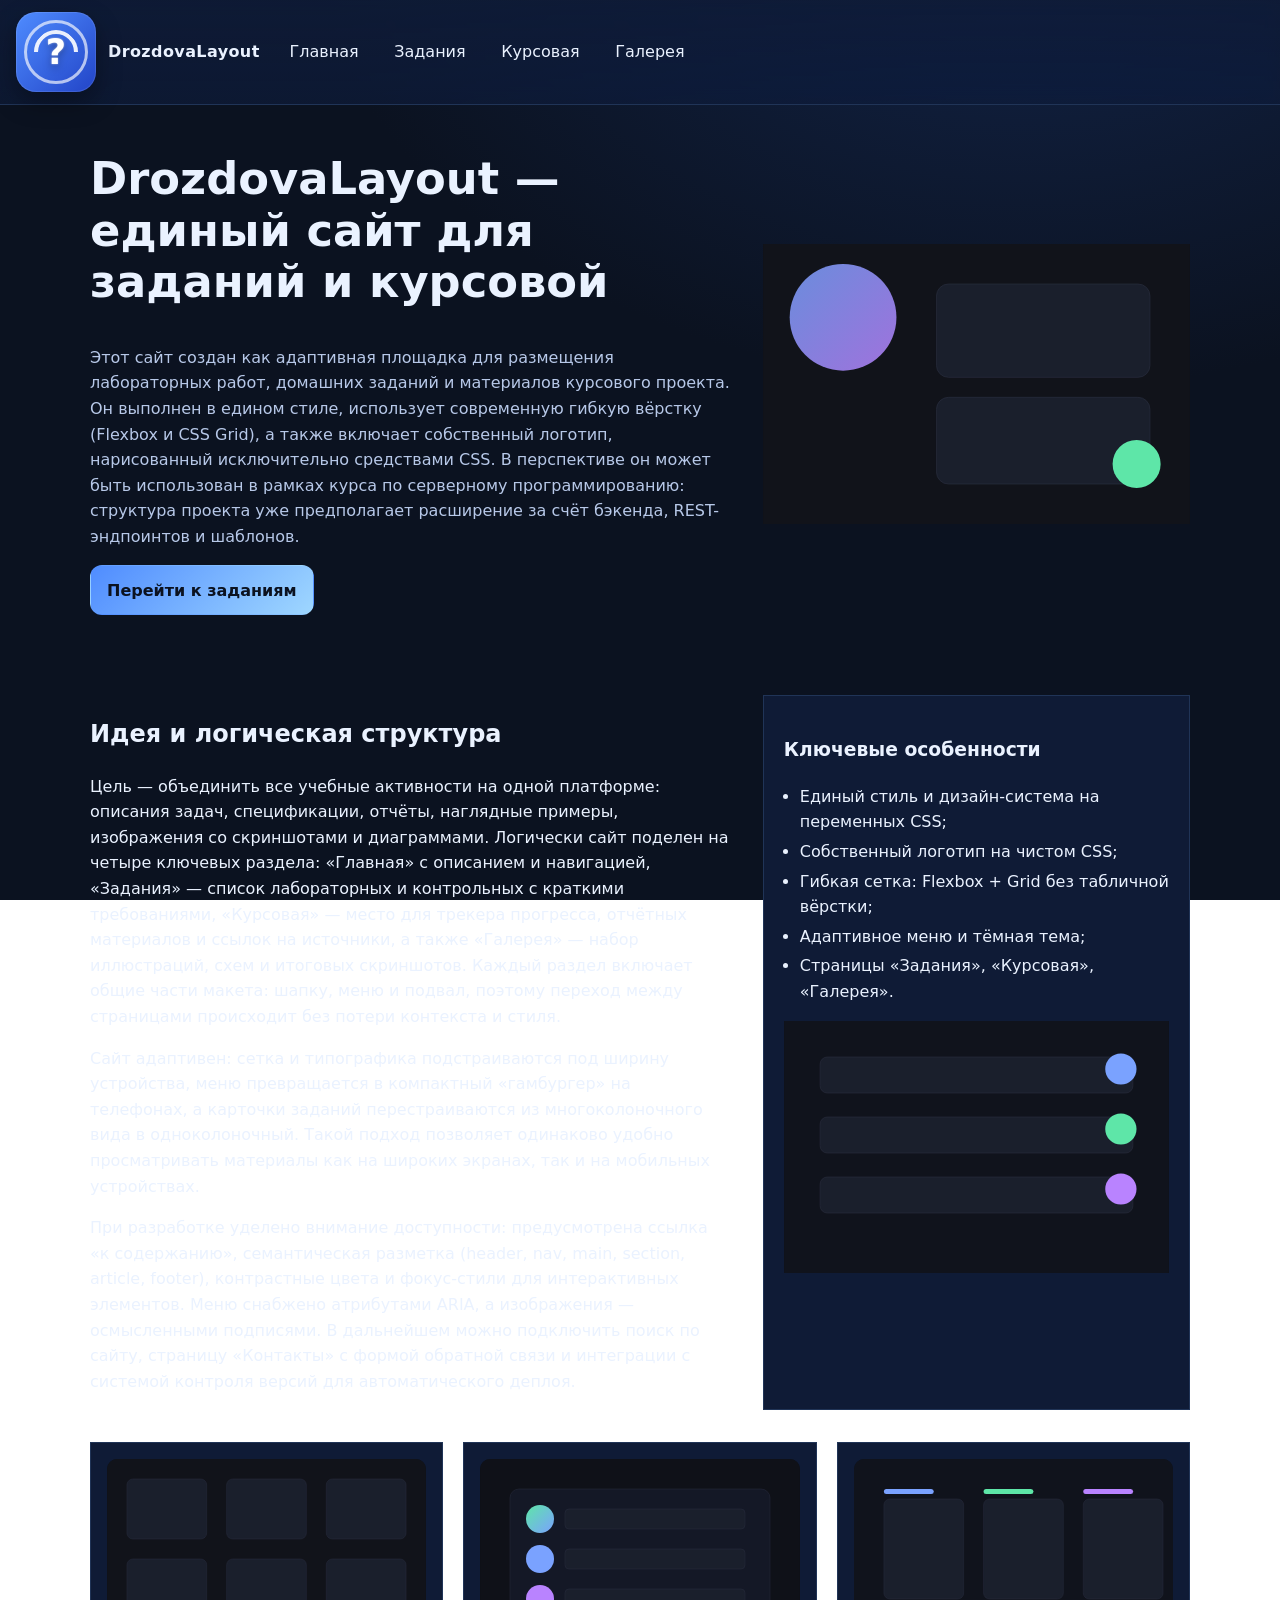
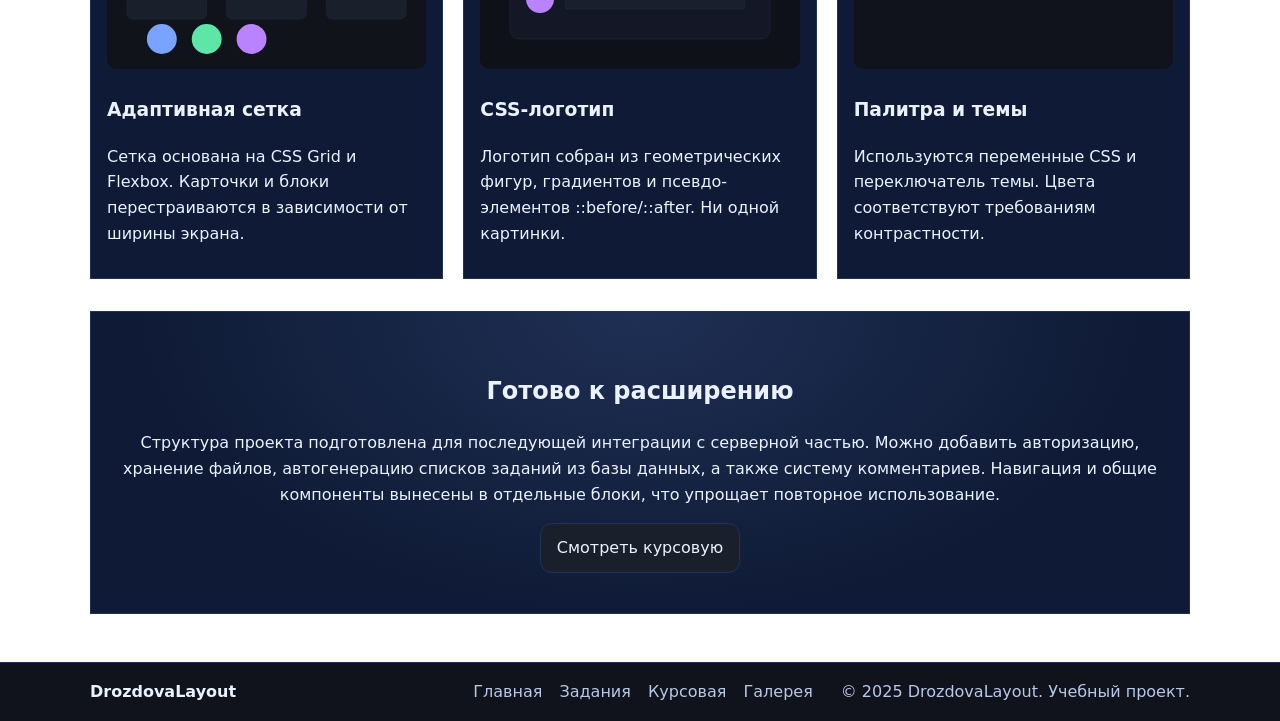
<file: index.html>
<!DOCTYPE html>
<html lang="ru">
  <head>
    <meta charset="utf-8" />
    <!-- Адаптивная вёрстка под ширину устройства -->
    <meta name="viewport" content="width=device-width, initial-scale=1" />
    <!-- Короткое описание страницы для превью -->
    <meta
      name="description"
      content="DrozdovaLayout — учебное портфолио: задания, курсовая, демонстрации."
    />
    <!-- Ранний прелоад основного CSS (ускоряет первую отрисовку) -->
    <link rel="preload" href="assets/css/styles.css" as="style" />
    <!-- Глобальные стили сайта: палитра, сетки, хедер/футер, кнопки -->
    <link rel="stylesheet" href="assets/css/styles.css" />
    <!-- Скрипт с логикой меню/темы; defer, чтобы не блокировать HTML -->
    <script defer src="assets/js/main.js"></script>

    <title>DrozdovaLayout — Главная</title>
  </head>
  <body>
    <!-- Скрытая для зрения ссылка: быстрый переход к контенту с клавиатуры -->
    <a class="skip-link" href="#main">К содержанию</a>

    <!-- Шапка сайта: бренд + навигация -->
    <header class="site-header">
      <!-- Логотип/бренд ведёт на главную -->
      <a href="index.html" class="brand" aria-label="DrozdovaLayout — на главную">
        <!-- CSS-логотип без изображений -->
        <div class="abstract-logo">
          <span class="question">?</span>
        </div>
        <span class="brand-text">DrozdovaLayout</span>
      </a>

      <!-- Кнопка «бургер» для мобильной навигации; aria-* для доступности -->
      <button
        class="nav-toggle"
        aria-expanded="false"
        aria-controls="site-nav"
        aria-label="Меню"
      >
        <span class="bar"></span><span class="bar"></span><span class="bar"></span>
      </button>

      <!-- Основное меню сайта; идентификатор связан с aria-controls у бургера -->
      <nav id="site-nav" class="site-nav" aria-label="Основное меню">
        <ul>
          <li><a href="index.html">Главная</a></li>
          <li><a href="assignments.html">Задания</a></li>
          <li><a href="course.html">Курсовая</a></li>
          <li><a href="gallery.html">Галерея</a></li>
        </ul>
      </nav>
    </header>

    <!-- Центральный контейнер: ограничивает ширину и центрирует контент -->
    <div class="container" id="main">
      <main>
        <!-- Герой-блок: крупный заголовок + призыв + иллюстрация -->
        <section class="hero">
          <div class="hero-text">
            <h1>DrozdovaLayout — единый сайт для заданий и курсовой</h1>
            <p>
              Этот сайт создан как адаптивная площадка для размещения
              лабораторных работ, домашних заданий и материалов курсового
              проекта. Он выполнен в едином стиле, использует современную гибкую
              вёрстку (Flexbox и CSS Grid), а также включает собственный
              логотип, нарисованный исключительно средствами CSS. В перспективе
              он может быть использован в рамках курса по серверному
              программированию: структура проекта уже предполагает расширение за
              счёт бэкенда, REST-эндпоинтов и шаблонов.
            </p>
            <!-- Основной CTA на список заданий -->
            <a class="btn btn-accent" href="assignments.html">Перейти к заданиям</a>
          </div>
          <!-- Иллюстрация к вступлению -->
          <figure class="hero-art">
            <img
              src="assets/img/illus-1.svg"
              alt="Схематичная иллюстрация учебного проекта"
            />
          </figure>
        </section>

        <!-- Блок «О проекте»: текст + карточка с маркерами и картинкой -->
        <section class="about grid two">
          <article>
            <h2>Идея и логическая структура</h2>
            <p>
              Цель — объединить все учебные активности на одной платформе:
              описания задач, спецификации, отчёты, наглядные примеры,
              изображения со скриншотами и диаграммами. Логически сайт поделен
              на четыре ключевых раздела: «Главная» с описанием и навигацией,
              «Задания» — список лабораторных и контрольных с краткими
              требованиями, «Курсовая» — место для трекера прогресса, отчётных
              материалов и ссылок на источники, а также «Галерея» — набор
              иллюстраций, схем и итоговых скриншотов. Каждый раздел включает
              общие части макета: шапку, меню и подвал, поэтому переход между
              страницами происходит без потери контекста и стиля.
            </p>
            <p>
              Сайт адаптивен: сетка и типографика подстраиваются под ширину
              устройства, меню превращается в компактный «гамбургер» на
              телефонах, а карточки заданий перестраиваются из многоколоночного
              вида в одноколоночный. Такой подход позволяет одинаково удобно
              просматривать материалы как на широких экранах, так и на мобильных
              устройствах.
            </p>
            <p>
              При разработке уделено внимание доступности: предусмотрена ссылка
              «к содержанию», семантическая разметка (header, nav, main,
              section, article, footer), контрастные цвета и фокус-стили для
              интерактивных элементов. Меню снабжено атрибутами ARIA, а
              изображения — осмысленными подписями. В дальнейшем можно
              подключить поиск по сайту, страницу «Контакты» с формой обратной
              связи и интеграции с системой контроля версий для автоматического
              деплоя.
            </p>
          </article>

          <!-- Боковая карточка с чек-листом и иллюстрацией -->
          <aside class="aside-card">
            <h3>Ключевые особенности</h3>
            <ul class="checklist">
              <li>Единый стиль и дизайн-система на переменных CSS;</li>
              <li>Собственный логотип на чистом CSS;</li>
              <li>Гибкая сетка: Flexbox + Grid без табличной вёрстки;</li>
              <li>Адаптивное меню и тёмная тема;</li>
              <li>Страницы «Задания», «Курсовая», «Галерея».</li>
            </ul>
            <figure class="aside-figure">
              <img
                src="assets/img/illus-2.svg"
                alt="Иконки и элементы интерфейса"
              />
            </figure>
          </aside>
        </section>

        <!-- Три преимущества/фичи в сетке 3-колонки -->
        <section class="features grid three">
          <article class="feature">
            <img src="assets/img/illus-3.svg" alt="Сетка макета" />
            <h3>Адаптивная сетка</h3>
            <p>
              Сетка основана на CSS Grid и Flexbox. Карточки и блоки
              перестраиваются в зависимости от ширины экрана.
            </p>
          </article>
          <article class="feature">
            <img src="assets/img/illus-4.svg" alt="Логотип на CSS" />
            <h3>CSS-логотип</h3>
            <p>
              Логотип собран из геометрических фигур, градиентов и
              псевдо-элементов ::before/::after. Ни одной картинки.
            </p>
          </article>
          <article class="feature">
            <img src="assets/img/illus-5.svg" alt="Палитра и темы" />
            <h3>Палитра и темы</h3>
            <p>
              Используются переменные CSS и переключатель темы. Цвета
              соответствуют требованиям контрастности.
            </p>
          </article>
        </section>

        <!-- Призыв к действию: переход к курсовой; блок с мягким фоном -->
        <section class="cta">
          <h2>Готово к расширению</h2>
          <p>
            Структура проекта подготовлена для последующей интеграции с
            серверной частью. Можно добавить авторизацию, хранение файлов,
            автогенерацию списков заданий из базы данных, а также систему
            комментариев. Навигация и общие компоненты вынесены в отдельные
            блоки, что упрощает повторное использование.
          </p>
          <a class="btn" href="Game_Drozdova_FunnyText/game.html">Смотреть курсовую</a>
        </section>
      </main>
    </div>

    <!-- Низ сайта: мини-бренд, дублирующее меню и копирайт -->
    <footer class="site-footer">
      <div class="footer-inner">
        <div class="footer-brand">
          <span class="css-logo css-logo--sm" aria-hidden="true"></span>
          <strong>DrozdovaLayout</strong>
        </div>
        <nav class="footer-nav" aria-label="Нижнее меню">
          <a href="index.html">Главная</a>
          <a href="assignments.html">Задания</a>
          <a href="course.html">Курсовая</a>
          <a href="gallery.html">Галерея</a>
        </nav>
        <div class="copy">© 2025 DrozdovaLayout. Учебный проект.</div>
      </div>
    </footer>
  </body>
</html>
</file>
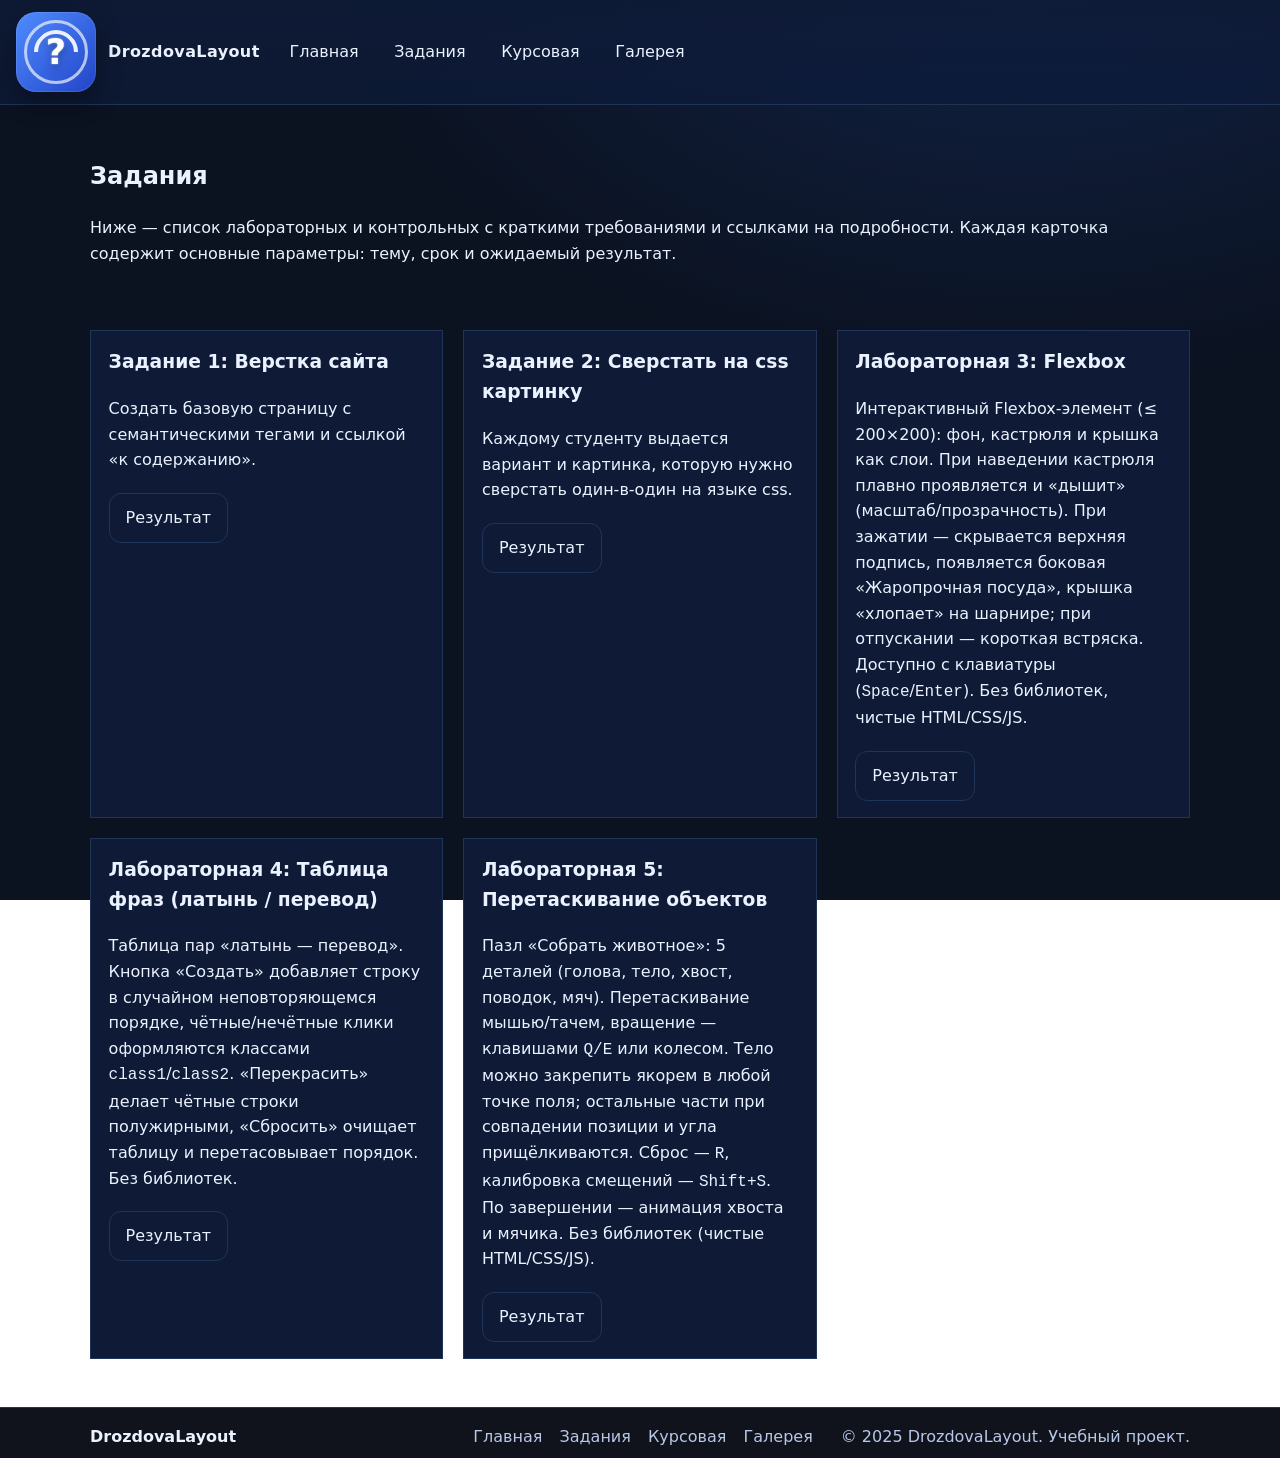
<file: assignments.html>
<!DOCTYPE html>
<html lang="ru">
  <head>
    <meta charset="utf-8" />
    <!-- Адаптивная вёрстка: масштаб и ширина под ширину устройства -->
    <meta name="viewport" content="width=device-width, initial-scale=1" />
    <!-- Короткое описание страницы -->
    <meta
      name="description"
      content="DrozdovaLayout — учебное портфолио: задания, курсовая, демонстрации."
    />

    <!-- Предзагрузка основного CSS (ускоряет отрисовку) -->
    <link rel="preload" href="assets/css/styles.css" as="style" />
    <!-- Подключение общего стиля сайта -->
    <link rel="stylesheet" href="assets/css/styles.css" />
    <!-- Скрипт с логикой сайта (например, бургер-меню); defer — запуск после парсинга HTML -->
    <script defer src="assets/js/main.js"></script>

    <title>DrozdovaLayout — Задания</title>
  </head>
  <body>
    <!-- Скрытая ссылка для навигации с клавиатуры: сразу к основному контенту -->
    <a class="skip-link" href="#main">К содержанию</a>

    <!-- Шапка сайта: логотип/бренд + навигация -->
    <header class="site-header">
      <!-- Брендовый блок: кликабелен, ведёт на главную -->
      <a
        href="index.html"
        class="brand"
        aria-label="DrozdovaLayout — на главную"
      >
        <!-- CSS-только логотип (абстрактный блок с «?»), без изображений -->
        <div class="abstract-logo">
          <span class="question">?</span>
        </div>
        <span class="brand-text">DrozdovaLayout</span>
      </a>

      <!-- Кнопка «бургер» для мобильной навигации -->
      <button
        class="nav-toggle"
        aria-expanded="false"
      >
        aria-controls="site-nav"
        <!-- указывает, какой блок раскрываем -->
        aria-label="Меню" >
        <span class="bar"></span><span class="bar"></span
        ><span class="bar"></span>
      </button>

      <!-- Основное меню сайта -->
      <nav id="site-nav" class="site-nav" aria-label="Основное меню">
        <ul>
          <!-- Совету: на активной странице можно добавлять aria-current="page" -->
          <li><a href="index.html">Главная</a></li>
          <li><a href="assignments.html">Задания</a></li>
          <li><a href="course.html">Курсовая</a></li>
          <li><a href="gallery.html">Галерея</a></li>
        </ul>
      </nav>
    </header>

    <!-- Центрирующий контейнер фиксированной ширины -->
    <div class="container" id="main">
      <main>
        <!-- Вступление страницы: заголовок и краткое описание секции «Задания» -->
        <section class="page-intro">
          <h1>Задания</h1>
          <p>
            Ниже — список лабораторных и контрольных с краткими требованиями и
            ссылками на подробности. Каждая карточка содержит основные
            параметры: тему, срок и ожидаемый результат.
          </p>
        </section>

        <!-- Сетка карточек: модификатор grid three = 3 столбца на десктопе -->
        <section class="cards grid three">
          <!-- Карточка: Задание 1 -->
          <article class="card">
            <h3>Задание 1: Верстка сайта</h3>
            <p>
              Создать базовую страницу с семантическими тегами и ссылкой «к
              содержанию».
            </p>
            <!-- Кнопка ведёт на итоговую страницу/результат -->
            <a class="btn btn-outline" href="index.html">Результат</a>
          </article>

          <!-- Карточка: ЛР-2 (CSS-рисунок) -->
          <article class="card">
            <h3>Задание 2: Сверстать на css картинку</h3>
            <p>
              Каждому студенту выдается вариант и картинка, которую нужно
              сверстать один-в-один на языке css.
            </p>
            <a class="btn btn-outline" href="lab2.html">Результат</a>
          </article>

          <!-- Карточка: ЛР-3 (Flexbox) -->
          <article class="card">
            <h3>Лабораторная 3: Flexbox</h3>
            <p>
              Интерактивный Flexbox-элемент (≤ 200×200): фон, кастрюля и крышка
              как слои. При наведении кастрюля плавно проявляется и «дышит»
              (масштаб/прозрачность). При зажатии — скрывается верхняя подпись,
              появляется боковая «Жаропрочная посуда», крышка «хлопает» на
              шарнире; при отпускании — короткая встряска. Доступно с клавиатуры
              (<code>Space</code>/<code>Enter</code>). Без библиотек, чистые
              HTML/CSS/JS.
            </p>

            <a class="btn btn-outline" href="lab3.html">Результат</a>
          </article>

          <!-- Карточка: ЛР-4 (таблица фраз) -->
          <article class="card">
            <h3>Лабораторная 4: Таблица фраз (латынь / перевод)</h3>
            <p>
              Таблица пар «латынь — перевод». Кнопка «Создать» добавляет строку
              в случайном неповторяющемся порядке, чётные/нечётные клики
              оформляются классами
              <code>class1</code>/<code>class2</code>. «Перекрасить» делает
              чётные строки полужирными, «Сбросить» очищает таблицу и
              перетасовывает порядок. Без библиотек.
            </p>

            <a class="btn btn-outline" href="lab4.html">Результат</a>
          </article>

          <!-- Карточка: ЛР-5 (Drag&Drop) -->
          <article class="card">
            <h3>Лабораторная 5: Перетаскивание объектов</h3>
            <p>
              Пазл «Собрать животное»: 5 деталей (голова, тело, хвост, поводок,
              мяч). Перетаскивание мышью/тачем, вращение — клавишами
              <code>Q/E</code> или колесом. Тело можно закрепить якорем в любой
              точке поля; остальные части при совпадении позиции и угла
              прищёлкиваются. Сброс — <code>R</code>, калибровка смещений —
              <code>Shift+S</code>. По завершении — анимация хвоста и мячика.
              Без библиотек (чистые HTML/CSS/JS).
            </p>
            <a class="btn btn-outline" href="lab5.html">Результат</a>
          </article>
        </section>
      </main>
    </div>

    <footer class="site-footer">
      <div class="footer-inner">
        <div class="footer-brand">
          <span class="css-logo css-logo--sm" aria-hidden="true"></span>
          <strong>DrozdovaLayout</strong>
        </div>
        <nav class="footer-nav" aria-label="Нижнее меню">
          <a href="index.html">Главная</a>
          <a href="assignments.html">Задания</a>
          <a href="course.html">Курсовая</a>
          <a href="gallery.html">Галерея</a>
        </nav>
        <div class="copy">© 2025 DrozdovaLayout. Учебный проект.</div>
      </div>
    </footer>
  </body>
</html>
</file>
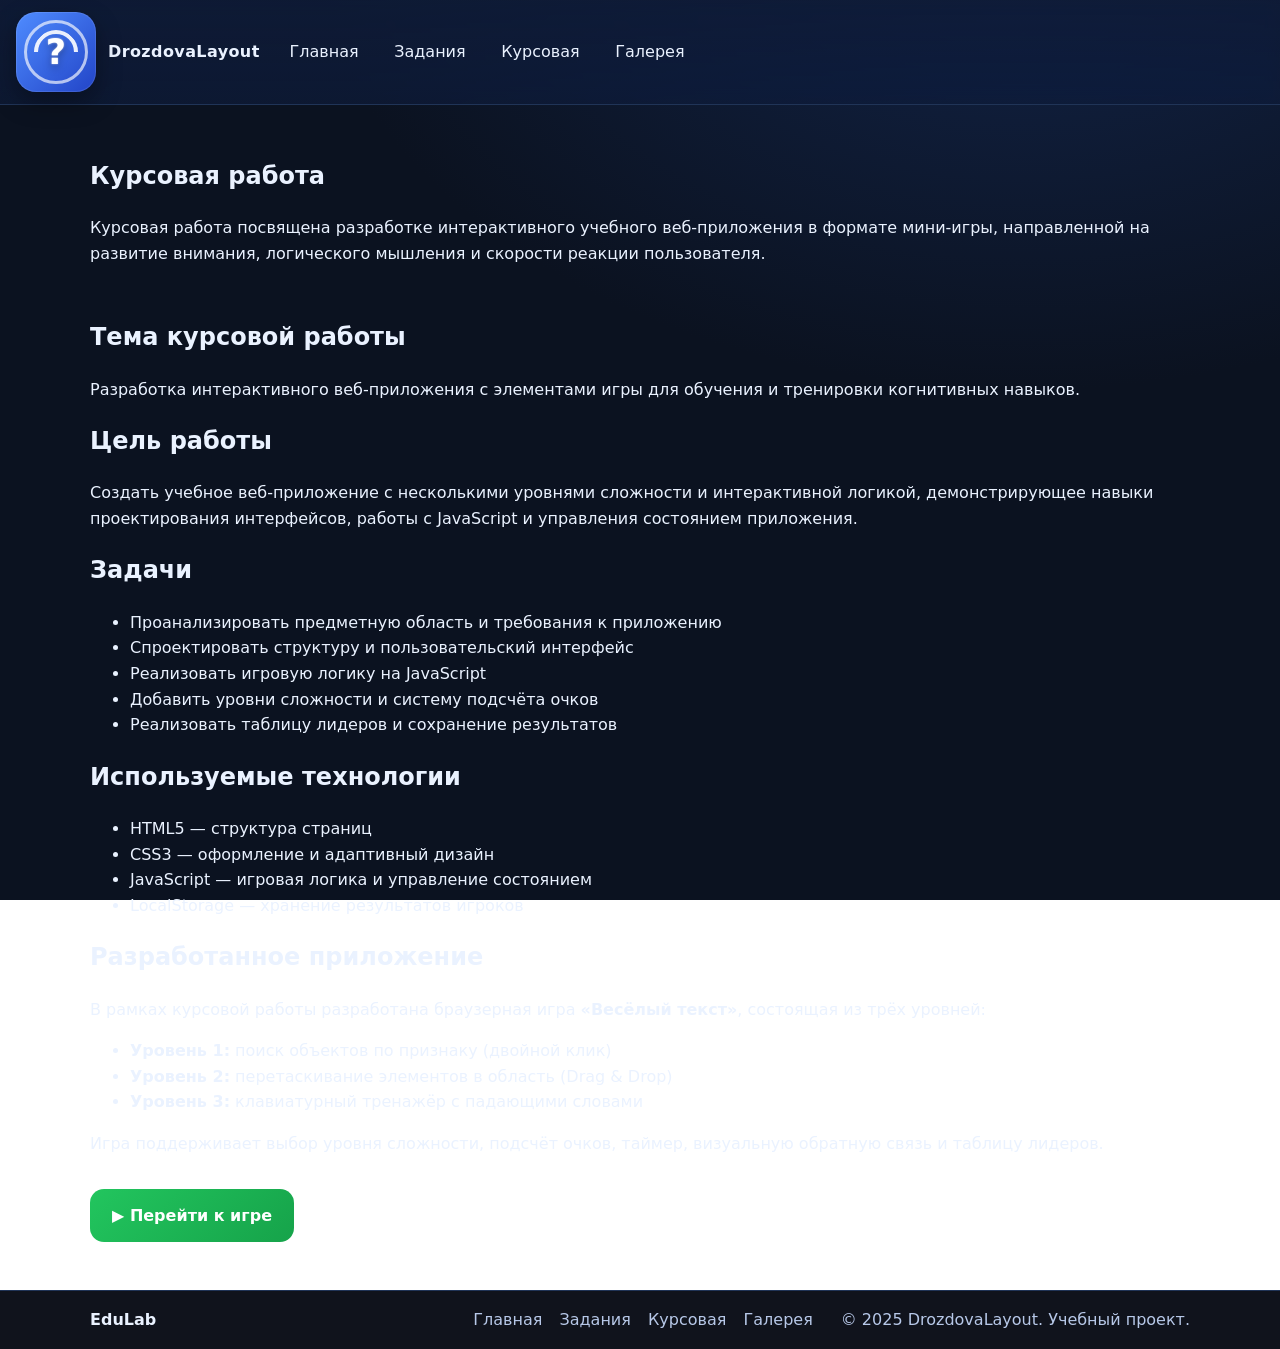
<file: course.html>
<!DOCTYPE html>
<html lang="ru">
  <head>
    <meta charset="utf-8" />
    <meta name="viewport" content="width=device-width, initial-scale=1" />
    <meta
      name="description"
      content="DrozdovaLayout — учебное портфолио: задания, курсовая, демонстрации."
    />
    <link rel="preload" href="assets/css/styles.css" as="style" />
    <link rel="stylesheet" href="assets/css/styles.css" />
    <script defer src="assets/js/main.js"></script>

    <title>DrozdovaLayout — Курсовая</title>
  </head>
  <body>
    <a class="skip-link" href="#main">К содержанию</a>
    <header class="site-header">
      <a href="index.html" class="brand" aria-label="EduLab — на главную">
        <div class="abstract-logo">
          <span class="question">?</span>
        </div>
        <span class="brand-text">DrozdovaLayout</span>
      </a>

      <button
        class="nav-toggle"
        aria-expanded="false"
        aria-controls="site-nav"
        aria-label="Меню"
      >
        <span class="bar"></span><span class="bar"></span
        ><span class="bar"></span>
      </button>

      <nav id="site-nav" class="site-nav" aria-label="Основное меню">
        <ul>
          <li><a href="index.html">Главная</a></li>
          <li><a href="assignments.html">Задания</a></li>
          <li><a href="course.html">Курсовая</a></li>
          <li><a href="gallery.html">Галерея</a></li>
        </ul>
      </nav>
    </header>

    <div class="container" id="main">
      <main>
        <section class="page-intro">
          <h1>Курсовая работа</h1>
          <p>
            Курсовая работа посвящена разработке интерактивного учебного
            веб-приложения в формате мини-игры, направленной на развитие
            внимания, логического мышления и скорости реакции пользователя.
          </p>
        </section>

        <section class="course-description">
          <h2>Тема курсовой работы</h2>
          <p>
            Разработка интерактивного веб-приложения с элементами игры для
            обучения и тренировки когнитивных навыков.
          </p>

          <h2>Цель работы</h2>
          <p>
            Создать учебное веб-приложение с несколькими уровнями сложности и
            интерактивной логикой, демонстрирующее навыки проектирования
            интерфейсов, работы с JavaScript и управления состоянием приложения.
          </p>

          <h2>Задачи</h2>
          <ul>
            <li>
              Проанализировать предметную область и требования к приложению
            </li>
            <li>Спроектировать структуру и пользовательский интерфейс</li>
            <li>Реализовать игровую логику на JavaScript</li>
            <li>Добавить уровни сложности и систему подсчёта очков</li>
            <li>Реализовать таблицу лидеров и сохранение результатов</li>
          </ul>

          <h2>Используемые технологии</h2>
          <ul>
            <li>HTML5 — структура страниц</li>
            <li>CSS3 — оформление и адаптивный дизайн</li>
            <li>
              JavaScript — игровая логика и управление состоянием
            </li>
            <li>LocalStorage — хранение результатов игроков</li>
          </ul>
        </section>

        <section class="course-game">
          <h2>Разработанное приложение</h2>
          <p>
            В рамках курсовой работы разработана браузерная игра
            <strong>«Весёлый текст»</strong>, состоящая из трёх уровней:
          </p>

          <ul>
            <li>
              <strong>Уровень 1:</strong> поиск объектов по признаку (двойной
              клик)
            </li>
            <li>
              <strong>Уровень 2:</strong> перетаскивание элементов в область
              (Drag & Drop)
            </li>
            <li>
              <strong>Уровень 3:</strong> клавиатурный тренажёр с падающими
              словами
            </li>
          </ul>

          <p>
            Игра поддерживает выбор уровня сложности, подсчёт очков, таймер,
            визуальную обратную связь и таблицу лидеров.
          </p>

          <a href="Game_Drozdova_FunnyText/game.html" class="game-link-btn"> ▶ Перейти к игре </a>
        </section>
      </main>
    </div>
    <footer class="site-footer">
      <div class="footer-inner">
        <div class="footer-brand">
          <span class="css-logo css-logo--sm" aria-hidden="true"></span>
          <strong>EduLab</strong>
        </div>
        <nav class="footer-nav" aria-label="Нижнее меню">
          <a href="index.html">Главная</a>
          <a href="assignments.html">Задания</a>
          <a href="course.html">Курсовая</a>
          <a href="gallery.html">Галерея</a>
        </nav>
        <div class="copy">© 2025 DrozdovaLayout. Учебный проект.</div>
      </div>
    </footer>
  </body>
</html>
</file>
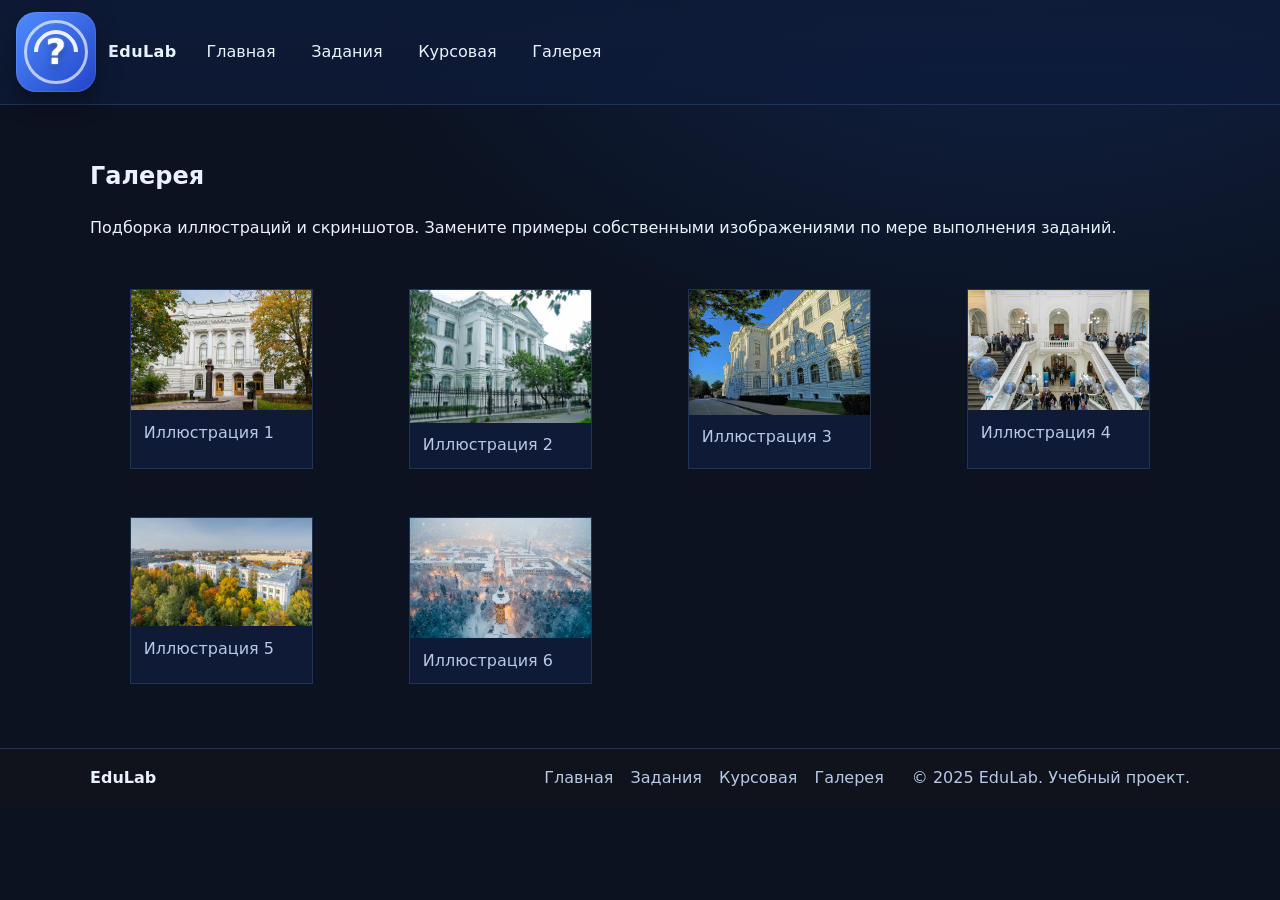
<file: gallery.html>
<!DOCTYPE html>
<html lang="ru">
  <head>
    <meta charset="utf-8" />
    <meta name="viewport" content="width=device-width, initial-scale=1" />
    <meta
      name="description"
      content="EduLab — учебное портфолио: задания, курсовая, демонстрации."
    />
    <link rel="preload" href="assets/css/styles.css" as="style" />
    <link rel="stylesheet" href="assets/css/styles.css" />
    <script defer src="assets/js/main.js"></script>

    <title>EduLab — Галерея</title>
  </head>
  <body>
    <a class="skip-link" href="#main">К содержанию</a>
    <header class="site-header">
      <a href="index.html" class="brand" aria-label="EduLab — на главную">
        <div class="abstract-logo">
          <span class="question">?</span>
        </div>
        <span class="brand-text">EduLab</span>
      </a>

      <button
        class="nav-toggle"
        aria-expanded="false"
        aria-controls="site-nav"
        aria-label="Меню"
      >
        <span class="bar"></span><span class="bar"></span
        ><span class="bar"></span>
      </button>

      <nav id="site-nav" class="site-nav" aria-label="Основное меню">
        <ul>
          <li><a href="index.html">Главная</a></li>
          <li><a href="assignments.html">Задания</a></li>
          <li><a href="course.html">Курсовая</a></li>
          <li><a href="gallery.html">Галерея</a></li>
        </ul>
      </nav>
    </header>

    <div class="container" id="main">
      <main>
        <section class="page-intro">
          <h1>Галерея</h1>
          <p>
            Подборка иллюстраций и скриншотов. Замените примеры собственными
            изображениями по мере выполнения заданий.
          </p>
        </section>

        <section class="gallery grid four">
          <figure class="gallery-item">
            <img src="assets/img/ph1.jpg" alt="Иллюстрация 1" />
            <figcaption>Иллюстрация 1</figcaption>
          </figure>
          <figure class="gallery-item">
            <img src="assets/img/ph2.jpg" alt="Иллюстрация 2" />
            <figcaption>Иллюстрация 2</figcaption>
          </figure>
          <figure class="gallery-item">
            <img src="assets/img/ph3.jpg" alt="Иллюстрация 3" />
            <figcaption>Иллюстрация 3</figcaption>
          </figure>
          <figure class="gallery-item">
            <img src="assets/img/ph4.jpg" alt="Иллюстрация 4" />
            <figcaption>Иллюстрация 4</figcaption>
          </figure>
          <figure class="gallery-item">
            <img src="assets/img/ph5.jpg" alt="Иллюстрация 5" />
            <figcaption>Иллюстрация 5</figcaption>
          </figure>
          <figure class="gallery-item">
            <img src="assets/img/ph6.jpg" alt="Иллюстрация 6" />
            <figcaption>Иллюстрация 6</figcaption>
          </figure>
        </section>
      </main>
    </div>
    <footer class="site-footer">
      <div class="footer-inner">
        <div class="footer-brand">
          <span class="css-logo css-logo--sm" aria-hidden="true"></span>
          <strong>EduLab</strong>
        </div>
        <nav class="footer-nav" aria-label="Нижнее меню">
          <a href="index.html">Главная</a>
          <a href="assignments.html">Задания</a>
          <a href="course.html">Курсовая</a>
          <a href="gallery.html">Галерея</a>
        </nav>
        <div class="copy">© 2025 EduLab. Учебный проект.</div>
      </div>
    </footer>
  </body>
</html>
</file>
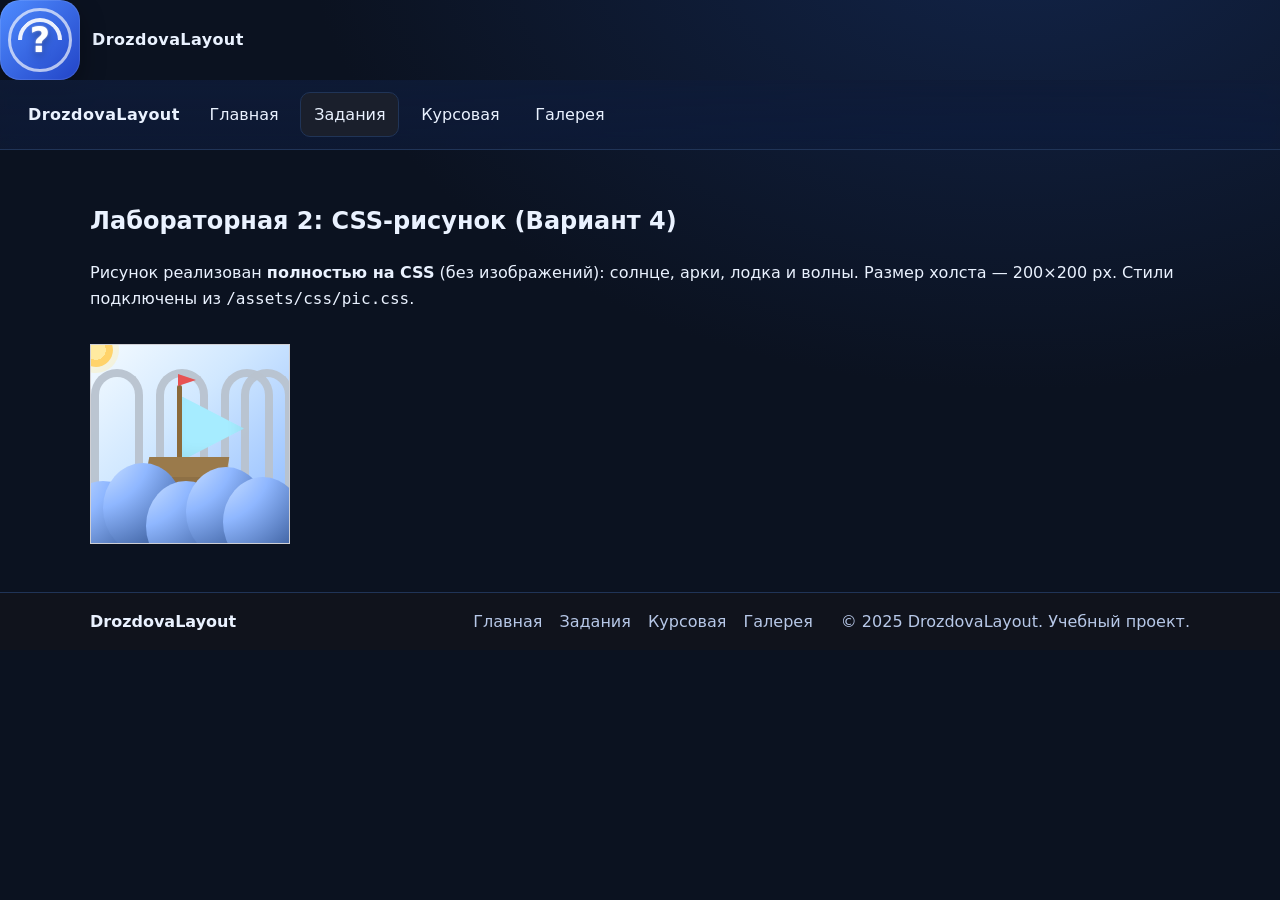
<file: lab2.html>
<!DOCTYPE html>
<html lang="ru">
  <head>
    <meta charset="utf-8" />
    <!-- Адаптивная вёрстка под ширину устройства -->
    <meta name="viewport" content="width=device-width, initial-scale=1" />
    <title>Задание 2 — CSS-рисунок (Вариант 4)</title>

    <!-- Общие стили сайта (палитра, сетки, хедер/футер, типографика) -->
    <link rel="stylesheet" href="assets/css/styles.css" />
    <!-- Локальные стили для рисунка ЛР-2 (убедитесь, что путь корректный) -->
    <link rel="stylesheet" href="assets/css/pic2.css" />
    <a
      href="index.html"
      class="brand"
      aria-label="DrozdovaLayout — на главную"
    >
      <!-- CSS-только логотип (абстрактный блок с «?»), без изображений -->
      <div class="abstract-logo">
        <span class="question">?</span>
      </div>
      <span class="brand-text">DrozdovaLayout</span>
    </a>
  </head>
  <body>
    <!-- Скрытая ссылка для клавиатурной навигации: перейти к основному контенту -->
    <a class="skip-link" href="#main">К содержанию</a>

    <!-- Шапка сайта с логотипом и основным меню -->
    <header class="site-header">
      <!-- Логотип/бренд, ведущий на главную -->
      <a href="index.html" class="brand" aria-label="На главную">
        <span class="css-logo" aria-hidden="true"></span>
        <span class="brand-text">DrozdovaLayout</span>
      </a>

      <!-- Основная навигация -->
      <nav id="site-nav" class="site-nav" aria-label="Основное меню">
        <ul>
          <li><a href="index.html">Главная</a></li>
          <li><a href="assignments.html" class="active">Задания</a></li>
          <li><a href="course.html">Курсовая</a></li>
          <li><a href="gallery.html">Галерея</a></li>
        </ul>
      </nav>
    </header>

    <!-- Центрирующий контейнер контента -->
    <div class="container" id="main">
      <main>
        <!-- Вступительный блок страницы задания -->
        <section class="page-intro">
          <h1>Лабораторная 2: CSS-рисунок (Вариант 4)</h1>
          <p>
            Рисунок реализован <strong>полностью на CSS</strong> (без
            изображений): солнце, арки, лодка и волны. Размер холста —
            200×200&nbsp;px.
            <!-- Примечание: ниже подключён /assets/css/pic2.css, а здесь упомянут pic.css — проверьте соответствие -->
            Стили подключены из <code>/assets/css/pic.css</code>.
          </p>
        </section>

        <!-- Демонстрационный блок: сам «холст» рисунка с внутренними элементами -->
        <section
          class="demo-block"
          style="
            display: flex;
            gap: 24px;
            align-items: flex-start;
            flex-wrap: wrap;
          "
        >
          <!-- Рисунок. role="img" + aria-label повышают доступность для экранных читалок -->
          <div
            class="pic v4"
            aria-label="CSS рисунок: солнце, арки, лодка и волны"
            role="img"
          >
            <!-- Солнце -->
            <div class="sun"></div>

            <!-- Три арки на заднем плане -->
            <div class="arch a1"></div>
            <div class="arch a2"></div>
            <div class="arch a3"></div>
            <div class="arch a4"></div>

            <!-- Лодка: мачта, парус, флаг, корпус -->
            <div class="boat">
              <div class="mast"></div>
              <div class="sail"></div>
              <div class="flag"></div>
              <div class="hull"></div>
            </div>

            <!-- Волны (эллипсы с радиальным градиентом) -->
            <div class="wave w1"></div>
            <div class="wave w2"></div>
            <div class="wave w3"></div>
            <div class="wave w4"></div>
            <div class="wave w5"></div>
          </div>
        </section>
      </main>
    </div>

    <!-- Подвал сайта: мини-бренд, вторичное меню, копирайт -->
    <footer class="site-footer">
      <div class="footer-inner">
        <div class="footer-brand">
          <span class="css-logo css-logo--sm" aria-hidden="true"></span>
          <strong>DrozdovaLayout</strong>
        </div>
        <nav class="footer-nav" aria-label="Нижнее меню">
          <a href="index.html">Главная</a>
          <a href="assignments.html">Задания</a>
          <a href="course.html">Курсовая</a>
          <a href="gallery.html">Галерея</a>
        </nav>
        <div class="copy">© 2025 DrozdovaLayout. Учебный проект.</div>
      </div>
    </footer>
  </body>
</html>
</file>
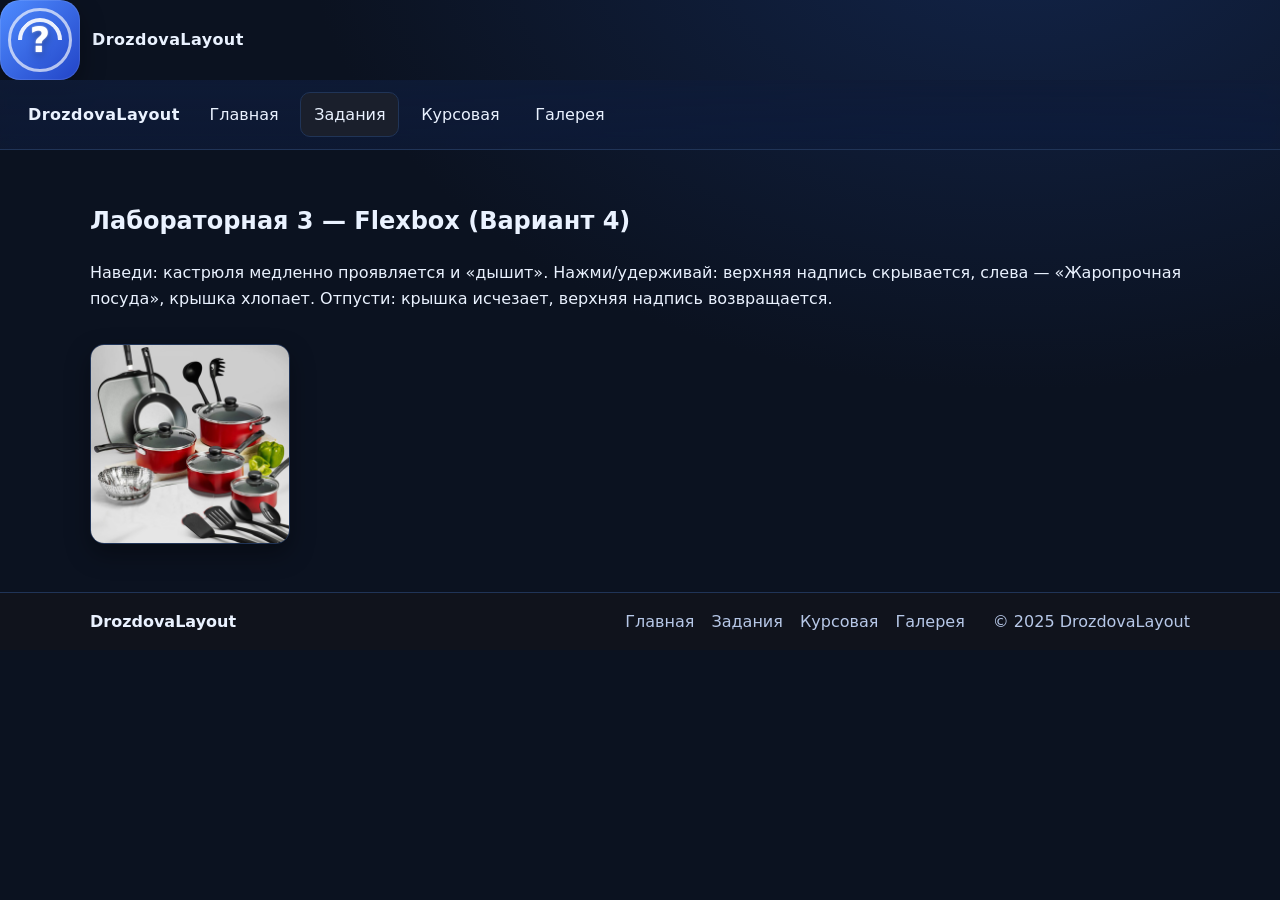
<file: lab3.html>
<!DOCTYPE html>
<html lang="ru">
  <head>
    <meta charset="utf-8" />
    <meta name="viewport" content="width=device-width, initial-scale=1" />
    <title>Лабораторная 3 — Flexbox (Вариант 4)</title>
    <a
      href="/index.html"
      class="brand"
      aria-label="DrozdovaLayout — на главную"
    >
      <!-- CSS-только логотип (абстрактный блок с «?»), без изображений -->
      <div class="abstract-logo">
        <span class="question">?</span>
      </div>
      <span class="brand-text">DrozdovaLayout</span>
    </a>
    <!-- общий стиль сайта -->
    <link rel="stylesheet" href="assets/css/styles.css" />

    <style>
      .flex-wrapper {
        display: flex;
        gap: 24px;
        flex-wrap: wrap;
        align-items: flex-start;
      }

      .flex-tile {
        width: 200px;
        height: 200px;
        display: flex;
        align-items: flex-end;
        justify-content: center;
        position: relative;
        overflow: hidden;
        border-radius: 14px;
        border: 1px solid var(--border, #203457);
        background: #0e1528;
        box-shadow: 0 10px 24px rgba(0, 0, 0, 0.35);
        user-select: none;
        cursor: pointer;
        transition: transform 0.15s ease;
      }

      /* слои */
      .flex-tile img {
        position: absolute;
        inset: 0;
        width: 100%;
        height: 100%;
        object-fit: cover;
        pointer-events: none;
      }
      /* фон */
      .flex-tile .bg {
        z-index: 0;
      }
      /* кастрюля */
      .flex-tile .pot {
        z-index: 1;
        opacity: 0;
        transform: scale(0.88);
      }

      /* (3) ховер по кастрюле: проявляется, увеличивается, затем немного уменьшается */
      .flex-tile:hover .pot {
        animation: pot-appear 1.6s ease forwards;
      }
      @keyframes pot-appear {
        0% {
          opacity: 0;
          transform: scale(0.88);
        }
        60% {
          opacity: 1;
          transform: scale(1.12);
        }
        100% {
          opacity: 1;
          transform: scale(1);
        }
      }

      /* крышка — скрыта по умолчанию; видна и «хлопает» только пока .pressed */
      .flex-tile .lid {
        z-index: 2;
        width: 72%;
        height: auto;
        top: 2.8%;
        left: 45.5%;
        /* шарнир почти у правого края */
        transform-origin: 98% 58%;

        /* закрытое положение с небольшой компенсацией угла (поднимет левый край) */
        --lid-closed-rot: -1.5deg;
        transform: translate(-50%, -6%) rotate(var(--lid-closed-rot));

        opacity: 0; /* скрыта по умолчанию */
        pointer-events: none;
      }
      /* при удержании — видна и выполняет цикл открылась → закрылась → пауза внизу */
      .flex-tile:active .lid {
        opacity: 1;
        animation: lid-flap 3.5s cubic-bezier(0.25, 0.6, 0.35, 1) infinite;
      }

      /* открылась (−35°) → вернулась в 0° с компенсацией → пауза внизу */
      @keyframes lid-flap {
        0% {
          transform: translate(-50%, -6%) rotate(var(--lid-closed-rot));
        } /* закрыто */
        30% {
          transform: translate(-50%, -11%) rotate(-35deg);
        } /* открыто слева */
        60% {
          transform: translate(-50%, -6%) rotate(var(--lid-closed-rot));
        } /* закрыто */
        100% {
          transform: translate(-50%, -6%) rotate(var(--lid-closed-rot));
        } /* пауза внизу (~2с) */
      }
      /* надписи */
      /* верхняя надпись — по умолчанию скрыта */
      .caption-top {
        position: absolute;
        z-index: 3;
        top: 6px;
        left: 8px;
        right: 8px;
        padding: 4px 8px;
        color: #111;
        background: rgba(255, 255, 255, 0.85);
        border-radius: 6px;
        text-align: center;
        font-weight: 400;
        border: 1px solid rgba(0, 0, 0, 0.08);
        display: none; /* <-- скрыта базово */
      }

      /* Появляется только при наведении мыши на картинку */
      .flex-tile:hover .caption-top {
        display: block;
      }

      /* Во время удержания (нажатия) надпись всегда скрыта,
   даже если курсор остаётся наведён */
      .flex-tile:active .caption-top {
        display: none;
      }

      .side-label {
        position: absolute;
        z-index: 3;
        left: 6px;
        top: 8px;
        bottom: 8px;
        display: none;
        align-items: center;
        justify-content: center;
        color: #e53935;
        font-weight: 600;
        letter-spacing: 0.5px;
        writing-mode: vertical-rl;
        text-orientation: mixed;

        /* Поворот на 180° */
        transform: rotate(180deg);
        transform-origin: 50% 50%;
      }

      /* показывать боковую красную надпись только пока нажато */
      .flex-tile:active .side-label {
        display: flex;
      }
      .flex-tile:active {
        animation: shake-x 0.6s ease;
      }
      @keyframes shake-x {
        0%,
        100% {
          transform: translateX(0);
        }
        20% {
          transform: translateX(-3px);
        }
        40% {
          transform: translateX(3px);
        }
        60% {
          transform: translateX(-2px);
        }
        80% {
          transform: translateX(2px);
        }
      }

      .flex-tile:focus-visible {
        outline: 2px solid var(--accent, #4f8cff);
        outline-offset: 3px;
      }
    </style>
  </head>
  <body>
    <a class="skip-link" href="#main">К содержанию</a>

    <header class="site-header">
      <a href="index.html" class="brand" aria-label="На главную">
        <span class="css-logo" aria-hidden="true"></span>
        <span class="brand-text">DrozdovaLayout</span>
      </a>
      <nav class="site-nav" aria-label="Основное меню">
        <ul>
          <li><a href="index.html">Главная</a></li>
          <li><a href="assignments.html" class="active">Задания</a></li>
          <li><a href="course.html">Курсовая</a></li>
          <li><a href="gallery.html">Галерея</a></li>
        </ul>
      </nav>
    </header>

    <div class="container" id="main">
      <main>
        <section class="page-intro">
          <h1>Лабораторная 3 — Flexbox (Вариант 4)</h1>
          <p>
            Наведи: кастрюля медленно проявляется и «дышит». Нажми/удерживай:
            верхняя надпись скрывается, слева — «Жаропрочная посуда», крышка
            хлопает. Отпусти: крышка исчезает, верхняя надпись возвращается.
          </p>
        </section>

        <section class="flex-wrapper">
          <div
            class="flex-tile"
            id="cookware"
            role="button"
            tabindex="0"
            aria-label="Набор посуды: Магазин «Поварёнок»"
          >
            <img class="bg" src="assets/img/ware2.jpg" alt="" />
            <img class="pot" src="assets/img/ware3.png" alt="Кастрюля" />
            <img class="lid" src="assets/img/ware4.png" alt="Крышка" />

            <div class="caption-top">Магазин «Поварёнок»</div>
            <div class="side-label">Жаропрочная посуда</div>
          </div>
        </section>
      </main>
    </div>

    <footer class="site-footer">
      <div class="footer-inner">
        <div class="footer-brand">
          <span class="css-logo css-logo--sm" aria-hidden="true"></span>
          <strong>DrozdovaLayout</strong>
        </div>
        <nav class="footer-nav" aria-label="Нижнее меню">
          <a href="index.html">Главная</a>
          <a href="assignments.html">Задания</a>
          <a href="course.html">Курсовая</a>
          <a href="gallery.html">Галерея</a>
        </nav>
        <div class="copy">© 2025 DrozdovaLayout</div>
      </div>
    </footer>
  </body>
</html>
</file>
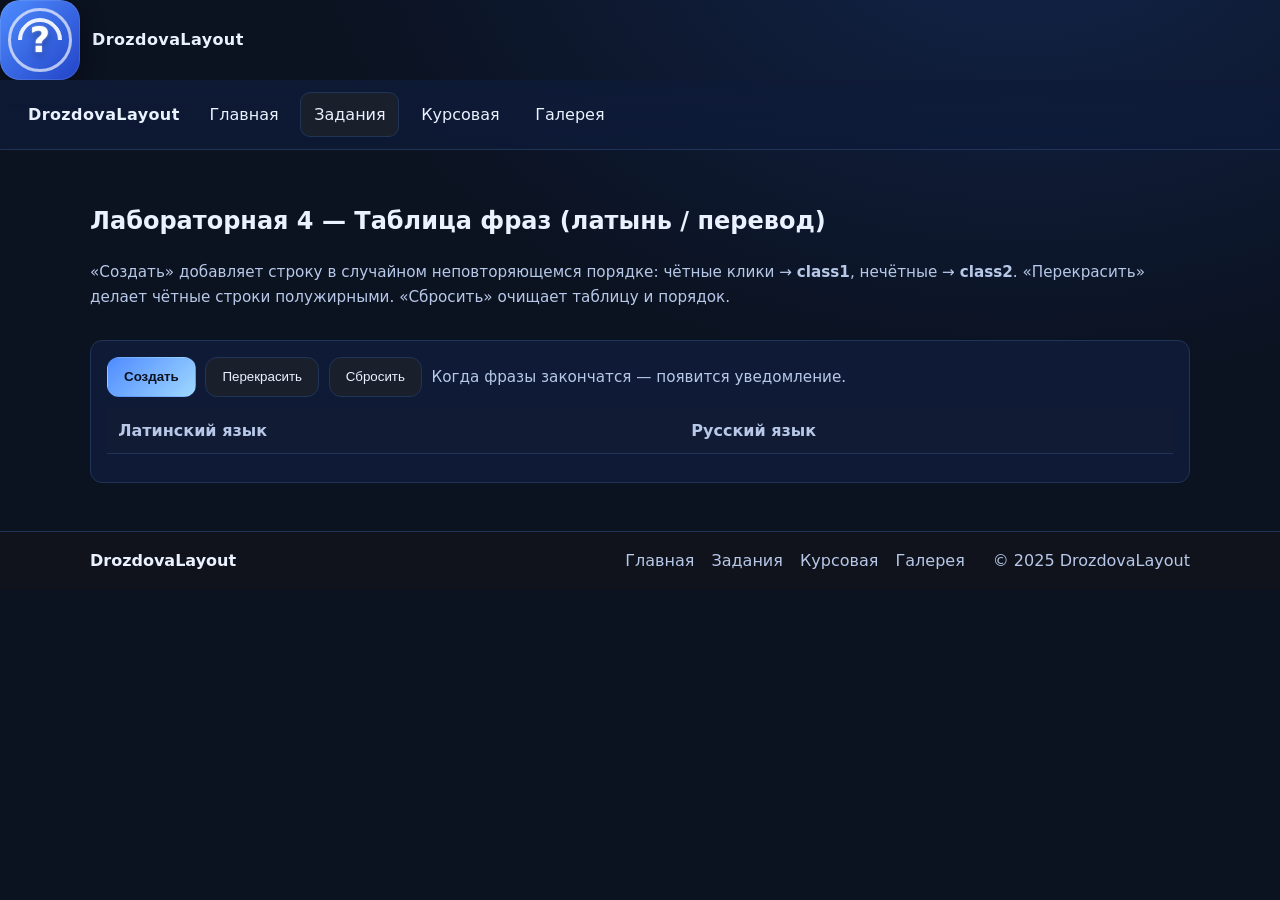
<file: lab4.html>
<!DOCTYPE html>
<html lang="ru">
  <head>
    <meta charset="utf-8" />
    <meta name="viewport" content="width=device-width, initial-scale=1" />
    <title>Лабораторная 4 — Латынь и перевод</title>

    <!-- Общий стиль сайта -->
    <link rel="stylesheet" href="assets/css/styles.css" />
    <a href="index.html" class="brand" aria-label="DrozdovaLayout — на главную">
      <!-- CSS-только логотип (абстрактный блок с «?»), без изображений -->
      <div class="abstract-logo">
        <span class="question">?</span>
      </div>
      <span class="brand-text">DrozdovaLayout</span>
    </a>
    <style>
      /* Карточка-контейнер задания */
      .lab4 .card {
        background: var(--surface);
        border: 1px solid var(--border);
        border-radius: 12px;
        padding: 1rem;
        box-shadow: var(--shadow);
      }

      /* Таблица с заголовком и строками */
      .lab4 table {
        width: 100%;
        border-collapse: collapse;
        margin: 0.75rem 0;
      }
      .lab4 thead th {
        background: #121b34;
        color: var(--muted);
        font-weight: 700;
        padding: 0.6rem 0.7rem;
        border-bottom: 1px solid var(--border);
        text-align: left;
      }
      .lab4 tbody td {
        padding: 0.6rem 0.7rem;
        border-bottom: 1px solid rgba(255, 255, 255, 0.06);
      }
      .lab4 tbody tr:last-child td {
        border-bottom: 0;
      }

      /* разные фоны для чёт/нечёт кликов «Создать» */
      .lab4 .class1 {
        background: rgba(159, 215, 255, 0.12);
      } /* чётный клик */
      .lab4 .class2 {
        background: rgba(79, 140, 255, 0.12);
      } /* нечётный клик */

      /* Панель кнопок и подсказка */
      .lab4 .toolbar {
        display: flex;
        gap: 0.6rem;
        flex-wrap: wrap;
        align-items: center;
      }
      .lab4 .hint {
        color: var(--muted);
        font-size: 0.95rem;
      }

      /* «Перекрасить»: все чётные строки таблицы становятся полужирными */
      .lab4.even-bold tbody tr:nth-child(even) {
        font-weight: 700;
      }
    </style>
  </head>
  <body>
    <!-- Скрытая ссылка для навигации с клавиатуры к основному контенту -->
    <a class="skip-link" href="#main">К содержанию</a>

    <!-- Шапка сайта с логотипом и меню -->
    <header class="site-header">
      <a href="index.html" class="brand" aria-label="На главную">
        <span class="css-logo" aria-hidden="true"></span>
        <span class="brand-text">DrozdovaLayout</span>
      </a>
      <nav class="site-nav" aria-label="Основное меню">
        <ul>
          <li><a href="index.html">Главная</a></li>
          <li><a href="assignments.html" class="active">Задания</a></li>
          <li><a href="course.html">Курсовая</a></li>
          <li><a href="gallery.html">Галерея</a></li>
        </ul>
      </nav>
    </header>

    <div class="container" id="main">
      <main class="lab4">
        <!-- Заголовок и краткая инструкция по кнопкам -->
        <section class="page-intro">
          <h1>Лабораторная 4 — Таблица фраз (латынь / перевод)</h1>
          <p class="hint">
            «Создать» добавляет строку в случайном неповторяющемся порядке:
            чётные клики → <b>class1</b>, нечётные → <b>class2</b>.
            «Перекрасить» делает чётные строки полужирными. «Сбросить» очищает
            таблицу и порядок.
          </p>
        </section>
        <!-- Карточка задания: кнопки управления и таблица -->
        <section class="card">
          <div class="toolbar">
            <!-- Кнопки по условию задачи -->
            <button id="btnCreate" class="btn btn-accent" type="button">
              Создать
            </button>
            <button id="btnRepaint" class="btn" type="button">
              Перекрасить
            </button>
            <button id="btnReset" class="btn" type="button">Сбросить</button>
            <span class="hint"
              >Когда фразы закончатся — появится уведомление.</span
            >
          </div>

          <!-- Таблица: заголовок фиксированный, тело наполняется динамически -->
          <table
            id="phrasesTable"
            aria-label="Таблица латинских выражений и переводов"
          >
            <thead>
              <tr>
                <th>Латинский язык</th>
                <th>Русский язык</th>
              </tr>
            </thead>
            <tbody></tbody>
          </table>
        </section>
      </main>
    </div>

    <footer class="site-footer">
      <div class="footer-inner">
        <div class="footer-brand">
          <span class="css-logo css-logo--sm" aria-hidden="true"></span>
          <strong>DrozdovaLayout</strong>
        </div>
        <nav class="footer-nav" aria-label="Нижнее меню">
          <a href="index.html">Главная</a>
          <a href="assignments.html" class="active">Задания</a>
          <a href="course.html">Курсовая</a>
          <a href="gallery.html">Галерея</a>
        </nav>
        <div class="copy">© 2025 DrozdovaLayout</div>
      </div>
    </footer>

    <script>
      (() => {
        /* Два параллельных массива: латынь и переводы.
       Важно: длины синхронизированы (берём min, чтобы не выйти за пределы). */
        const latin = [
          "Consuetudo est altera natura",
          "Nota bene",
          "Nulla calamitas sola",
          "Per aspera ad astra",
        ];
        const russian = [
          "Привычка — вторая натура",
          "Заметьте хорошо!",
          "Беда не приходит одна",
          "Через тернии к звёздам",
        ];
        const N = Math.min(latin.length, russian.length);

        /* Ссылки на DOM-элементы: таблица/тело, кнопки, корневой .lab4 */
        const table = document.getElementById("phrasesTable");
        const tbody = table.querySelector("tbody");
        const btnCreate = document.getElementById("btnCreate");
        const btnRepaint = document.getElementById("btnRepaint");
        const btnReset = document.getElementById("btnReset");
        const lab4Root = document.querySelector(".lab4");

        /* order — массив индексов [0..N-1] в случайном порядке (без повторов),
       cursor — сколько строк уже выведено,
       clicks — счётчик нажатий «Создать» (чёт/нечёт классов). */
        let order = [];
        let cursor = 0;
        let clicks = 0;

        /* Тасование Фишера–Йетса для равновероятной перестановки индексов */
        function shuffleOrder() {
          order = Array.from({ length: N }, (_, i) => i);
          for (let i = N - 1; i > 0; i--) {
            const j = Math.floor(Math.random() * (i + 1));
            [order[i], order[j]] = [order[j], order[i]];
          }
        }

        /* Полный сброс состояния: чистим строки, снимаем «перекраску»,
       обнуляем счётчики и создаём новый случайный порядок. */
        function resetAll() {
          tbody.innerHTML = "";
          lab4Root.classList.remove("even-bold");
          cursor = 0;
          clicks = 0;
          shuffleOrder();
        }

        /* Инициализация: один раз генерируем порядок и очищаем таблицу */
        resetAll();

        /* Обработчик «Создать»: берём следующий индекс из order,
       создаём <tr>, назначаем class1/class2 по чётности клика,
       добавляем ячейки с парой «латынь/русский». */
        btnCreate.addEventListener("click", () => {
          if (cursor >= N) {
            alert("Фразы закончились");
            return;
          }
          const idx = order[cursor++];
          const la = latin[idx];
          const ru = russian[idx];

          clicks++;
          const tr = document.createElement("tr");
          tr.className = clicks % 2 === 0 ? "class1" : "class2";

          const tdLa = document.createElement("td");
          tdLa.textContent = la;
          const tdRu = document.createElement("td");
          tdRu.textContent = ru;
          tr.append(tdLa, tdRu);
          tbody.appendChild(tr);
        });

        /* «Перекрасить»: добавляем класс на корень лабы,
       где через :nth-child(even) делаем чётные строки жирными. */
        btnRepaint.addEventListener("click", () => {
          lab4Root.classList.add("even-bold");
        });

        /* «Сбросить»: полностью очищаем таблицу и порядок вывода */
        btnReset.addEventListener("click", resetAll);
      })();
    </script>
  </body>
</html>
</file>
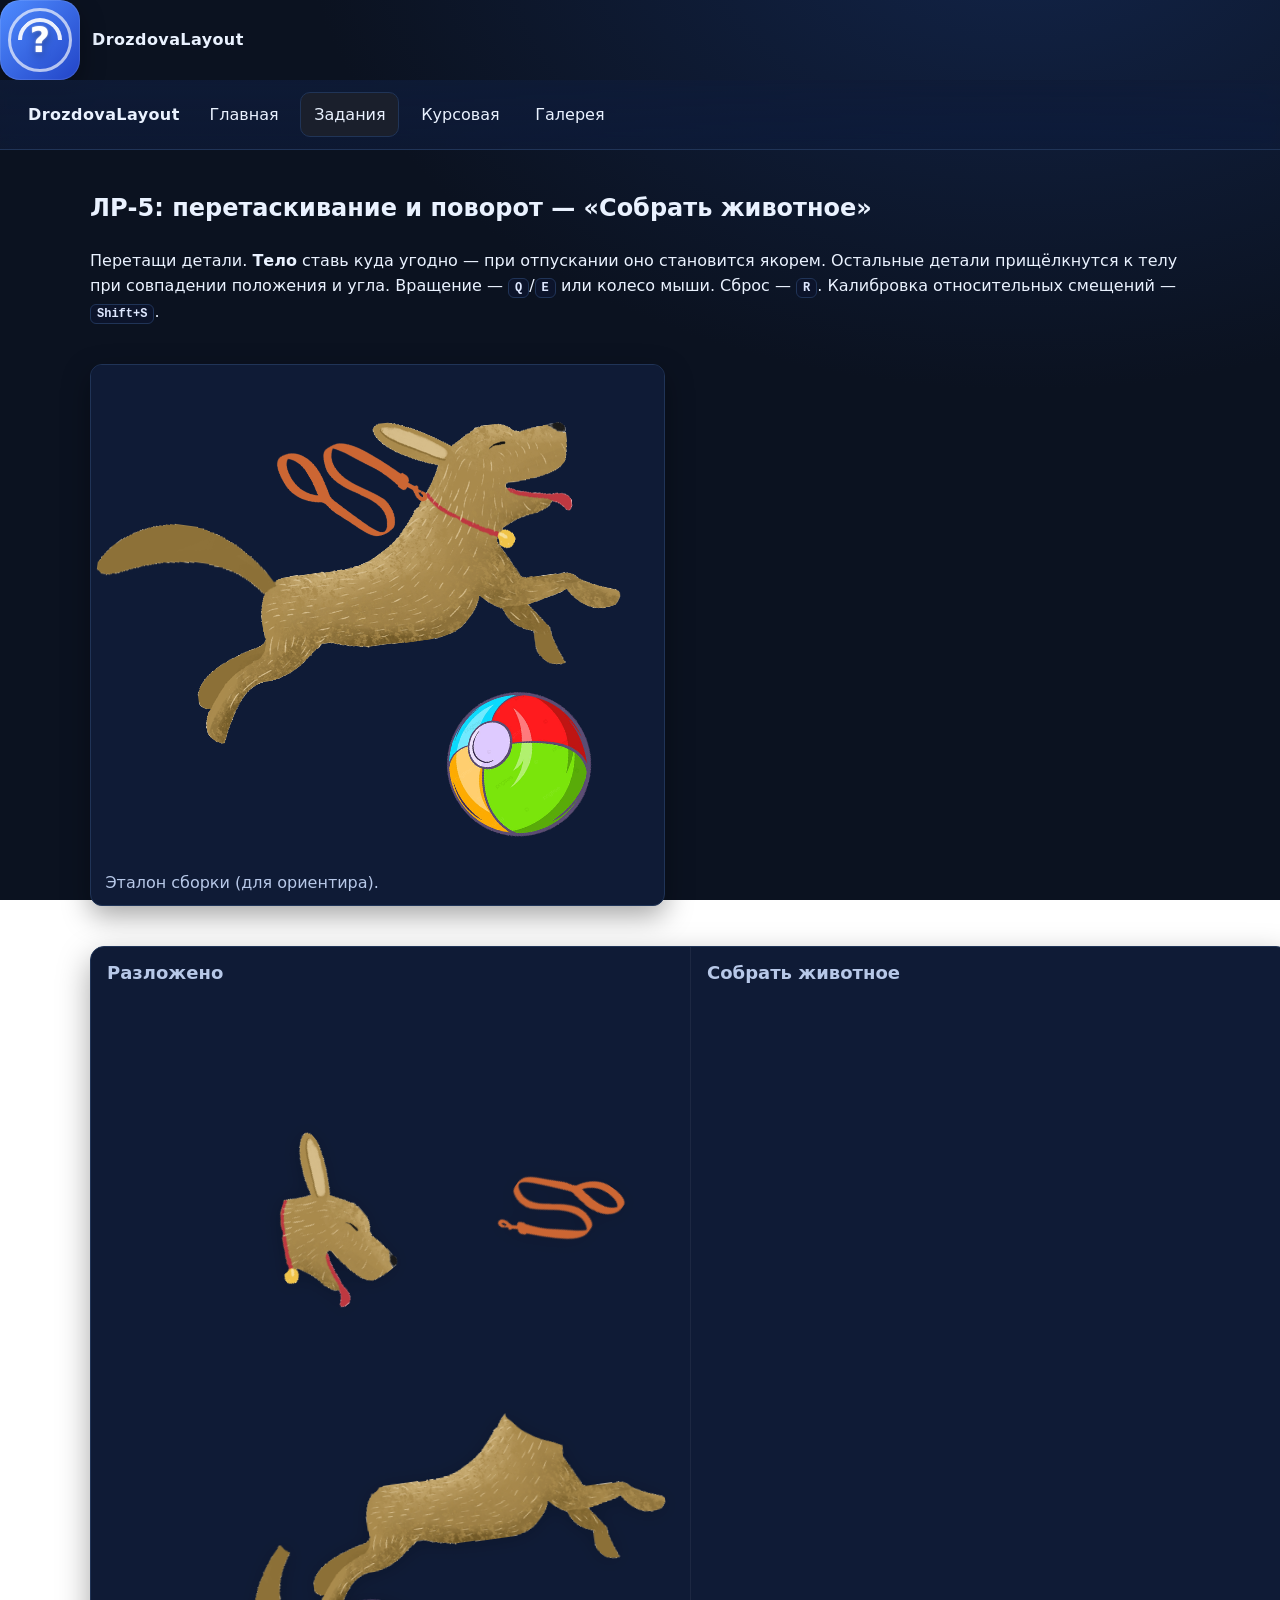
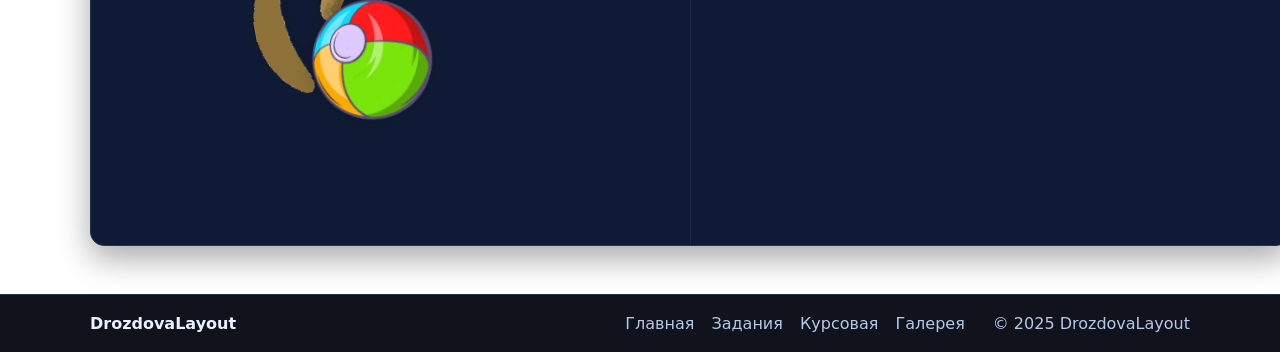
<file: lab5.html>
<!DOCTYPE html>
<html lang="ru">
  <head>
    <meta charset="utf-8" />
    <meta name="viewport" content="width=device-width, initial-scale=1" />
    <title>Лабораторная 5 — Пазл «Собрать животное»</title>

    <link rel="stylesheet" href="assets/css/styles.css" />
    <a
      href="index.html"
      class="brand"
      aria-label="DrozdovaLayout — на главную"
    >
      <!-- CSS-только логотип (абстрактный блок с «?»), без изображений -->
      <div class="abstract-logo">
        <span class="question">?</span>
      </div>
      <span class="brand-text">DrozdovaLayout</span>
    </a>
    <style>
      /* Вступительный блок и стиль для «клавиш» в тексте */
      .lab5 .page-intro {
        padding: 1.2rem 0 1rem;
      }
      .lab5 .kbd {
        font: 600 12px/1.2 ui-monospace, Menlo, Consolas, monospace;
        padding: 2px 6px;
        border: 1px solid var(--border);
        border-radius: 6px;
        background: #0c142b;
        color: #dfe8ff;
      }

      /* Карточка-эталон: подстраивается под реальную ширину изображения без пустых полей */
      .lab5 .reference {
        display: inline-block;
        width: auto;
        max-width: 100%;
        margin: 0.5rem 0 1rem;
        background: var(--surface);
        border: 1px solid var(--border);
        border-radius: 12px;
        box-shadow: var(--shadow, 0 10px 28px rgba(0, 0, 0, 0.35));
        overflow: hidden;
      }
      .lab5 .reference img {
        display: block;
        width: auto; /* сохраняем реальную ширину */
        max-width: 100%; /* но не шире контейнера на узких экранах */
        height: auto;
      }
      .lab5 .reference figcaption {
        padding: 0.6rem 0.9rem;
        color: var(--muted);
      }

      /* Игровое поле: фиксированное соотношение сторон 4:3, тень, рамка и радиусы */
      .lab5 .board {
        position: relative;
        width: min(1200px, 96vw);
        aspect-ratio: 4 / 3;
        margin: 1rem auto 0;
        background: var(--surface);
        border: 1px solid var(--border);
        border-radius: var(--radius, 14px);
        overflow: hidden;
        box-shadow: var(--shadow, 0 12px 32px rgba(0, 0, 0, 0.35));
      }
      /* Левая и правая половины поля (левая — «разложено», правая — «собрать») */
      .lab5 .panel {
        position: absolute;
        inset: 0 50% 0 0;
      }
      .lab5 .panel.right {
        left: 50%;
        right: 0;
        border-left: 1px solid rgba(255, 255, 255, 0.06);
      }
      .lab5 .panel h3 {
        position: absolute;
        left: 16px;
        top: 12px;
        margin: 0;
        font-weight: 800;
        color: var(--muted);
        font-size: 18px;
      }

      /* Бейдж «Готово!» появляется, когда все части защёлкнуты */
      .lab5 .success-badge {
        position: absolute;
        right: 16px;
        bottom: 14px;
        display: none;
        padding: 0.55rem 0.85rem;
        border-radius: 10px;
        font-weight: 800;
        color: #0b1220;
        background: linear-gradient(135deg, var(--accent), var(--accent-2));
        box-shadow: 0 6px 18px rgba(0, 0, 0, 0.25);
      }
      .lab5 .board.done .success-badge {
        display: inline-block;
      }

      /* Регистрируем кастомные CSS-переменные для анимаций (хвост, мяч) */
      @property --anim-rot {
        syntax: "<angle>";
        inherits: false;
        initial-value: 0deg;
      }
      @property --anim-ty {
        syntax: "<length>";
        inherits: false;
        initial-value: 0px;
      }

      /* Общий стиль перетаскиваемой части (любой картинки-детали) */
      .lab5 .piece {
        position: absolute;
        left: 0;
        top: 0;
        touch-action: none;
        user-select: none;
        will-change: transform;
        width: var(--w, 220px);
        height: auto;
        cursor: grab;
        filter: drop-shadow(0 2px 10px rgba(0, 0, 0, 0.2));
        /* Позиционируем через CSS-переменные: translate по X/Y, поворот и доп. смещение по Y */
        transform: translate(calc(var(--x, 0px)), calc(var(--y, 0px)))
          rotate(calc(var(--rot, 0deg) + var(--anim-rot, 0deg)))
          translate(0, var(--anim-ty, 0px));
        transform-origin: 50% 50%;
      }
      .lab5 .piece:active {
        cursor: grabbing;
      } /* курсор во время перетаскивания */
      .lab5 .piece.selected {
        filter: drop-shadow(0 0 14px rgba(159, 215, 255, 0.55));
      } /* подсветка выбранной */
      .lab5 .piece.locked {
        pointer-events: none;
        cursor: default;
        filter: none;
      } /* зафиксирована — без событий */

      /* Анимации успеха: хвост виляет, мяч подпрыгивает */
      .lab5 .tail-wag {
        animation: wag 0.7s ease-in-out infinite alternate;
        transform-origin: 90% 50%;
      }
      @keyframes wag {
        from {
          --anim-rot: -14deg;
        }
        to {
          --anim-rot: 10deg;
        }
      }
      .lab5 .ball-bounce {
        animation: bounce 0.8s ease-in-out infinite;
      }
      @keyframes bounce {
        0%,
        100% {
          --anim-ty: 0px;
        }
        50% {
          --anim-ty: -12px;
        }
      }
    </style>
  </head>
  <body>
    <!-- Ссылка для быстрого перехода к контенту с клавиатуры -->
    <a class="skip-link" href="#main">К содержанию</a>

    <!-- Хедер сайта (логотип, бренд, навигация) -->
    <header class="site-header">
      <a href="index.html" class="brand" aria-label="На главную">
        <span class="css-logo" aria-hidden="true"></span>
        <span class="brand-text">DrozdovaLayout</span>
      </a>
      <nav class="site-nav" aria-label="Основное меню">
        <ul>
          <li><a href="index.html">Главная</a></li>
          <li><a href="assignments.html" class="active">Задания</a></li>
          <li><a href="course.html">Курсовая</a></li>
          <li><a href="gallery.html">Галерея</a></li>
        </ul>
      </nav>
    </header>

    <div class="container" id="main">
      <main class="lab5">
        <!-- Краткая инструкция и горячие клавиши -->
        <section class="page-intro">
          <h1>ЛР-5: перетаскивание и поворот — «Собрать животное»</h1>
          <p>
            Перетащи детали. <b>Тело</b> ставь куда угодно — при отпускании оно
            становится якорем. Остальные детали прищёлкнутся к телу при
            совпадении положения и угла. Вращение —
            <span class="kbd">Q</span>/<span class="kbd">E</span> или колесо
            мыши. Сброс — <span class="kbd">R</span>. Калибровка относительных
            смещений — <span class="kbd">Shift+S</span>.
          </p>
        </section>

        <!-- Эталонная картинка для ориентира (замени путь на свой файл) -->
        <figure class="reference" style="max-width: 720px">
          <img
            src="assets/img/reference_dog.png"
            alt="Как должно быть собрано"
          />
          <figcaption>Эталон сборки (для ориентира).</figcaption>
        </figure>

        <!-- Поле: левая часть — разложить, правая — собирать. Пазл можно собирать в любой точке поля -->
        <section class="board" id="board" aria-label="Поле для сборки">
          <div class="panel"><h3>Разложено</h3></div>
          <div class="panel right">
            <h3>Собрать животное</h3>
            <div class="success-badge">Готово!</div>
          </div>

          <!-- Пять частей пазла (пути к PNG подставь свои). data-w — базовая ширина в пикселях -->
          <img
            class="piece"
            id="body"
            src="assets/img/body.png"
            alt="Тело"
            data-w="360"
          />
          <img
            class="piece"
            id="head"
            src="assets/img/head.png"
            alt="Голова"
            data-w="160"
          />
          <img
            class="piece"
            id="tail"
            src="assets/img/tail.png"
            alt="Хвост"
            data-w="150"
          />
          <img
            class="piece"
            id="leash"
            src="assets/img/leash.png"
            alt="Поводок"
            data-w="100"
          />
          <img
            class="piece"
            id="ball"
            src="assets/img/ball.png"
            alt="Мяч"
            data-w="120"
          />
        </section>
      </main>
    </div>

    <!-- Футер сайта -->
    <footer class="site-footer">
      <div class="footer-inner">
        <div class="footer-brand">
          <span class="css-logo css-logo--sm" aria-hidden="true"></span>
          <strong>DrozdovaLayout</strong>
        </div>
        <nav class="footer-nav" aria-label="Нижнее меню">
          <a href="index.html">Главная</a>
          <a href="assignments.html" class="active">Задания</a>
          <a href="course.html">Курсовая</a>
          <a href="gallery.html">Галерея</a>
        </nav>
        <div class="copy">© 2025 DrozdovaLayout</div>
      </div>
    </footer>

    <script>
      (() => {
        /* Основные ссылки на элементы UI */
        const board = document.getElementById("board");
        const badge = board.querySelector(".success-badge");

        /* Виртуальная система координат для независимости от реальных размеров DOM:
       всё считаем в системе 640×480 (4:3), а потом пересчитываем в пиксели */
        const W = 640,
          H = 480;

        /* Допуски для защёлкивания:
       SNAP_DIST — радиус по позиции, SNAP_ANG — по углу (в градусах) */
        const SNAP_DIST = 26,
          SNAP_ANG = 14;

        /* Относительные смещения элементов от тела в локальной системе тела.
       dx/dy — где должна лежать часть относительно центра тела;
       drot — на какой угол должна быть повёрнута часть (относительно тела).
       Эти значения можно быстро «вынуть» с текущей сцены по Shift+S (см. ниже). */
        let REL = {
          head: { dx: 39, dy: -50, drot: 2 },
          tail: { dx: -92, dy: -31, drot: 8 },
          leash: { dx: -15, dy: -57, drot: 247 },
          ball: { dx: 41, dy: 77, drot: 20 },
        };

        /* Стартовые позиции, где лежат части при загрузке (левая половина поля) */
        const start = [
          { id: "body", x: 210, y: 300, rot: -8 },
          { id: "head", x: 120, y: 150, rot: 50 },
          { id: "tail", x: 100, y: 360, rot: -100 },
          { id: "leash", x: 250, y: 140, rot: 35 },
          { id: "ball", x: 150, y: 380, rot: 12 },
        ];

        /* Находим все элементы-части и задаём им ширину из data-w через CSS-переменную */
        const pieces = [...document.querySelectorAll(".lab5 .piece")];
        pieces.forEach((el) =>
          el.style.setProperty("--w", (el.dataset.w || 220) + "px")
        );

        /* Помощники конвертации координат:
       - rect(): геометрию поля
       - s2b(): экранные координаты (clientX/Y) → виртуальные (W×H)
       - b2css(): виртуальные координаты → пиксели для CSS-translate */
        const rect = () => board.getBoundingClientRect();
        const s2b = (cx, cy) => {
          const r = rect();
          return {
            x: ((cx - r.left) * W) / r.width,
            y: ((cy - r.top) * H) / r.height,
          };
        };
        const b2css = (x, y) => {
          const r = rect();
          return { x: (x / W) * r.width, y: (y / H) * r.height };
        };

        /* Нормализация угла в [0..360), разница углов с учётом круга */
        const normAng = (a) => ((a % 360) + 360) % 360;
        const angDiff = (a, b) => {
          let d = normAng(a) - normAng(b);
          if (d > 180) d -= 360;
          if (d < -180) d += 360;
          return Math.abs(d);
        };

        /* Позиционирование части:
       сохраняем x/y/rot в dataset и пробрасываем в CSS-переменные для transform */
        function place(el, x, y, rot = 0) {
          const p = b2css(x, y);
          el.style.setProperty("--x", p.x - el.width / 2 + "px");
          el.style.setProperty("--y", p.y - el.height / 2 + "px");
          el.style.setProperty("--rot", rot + "deg");
          el.dataset.x = x;
          el.dataset.y = y;
          el.dataset.rot = rot;
        }

        /* Пересчёт «относительных» координат в мировые и обратно:
       fromBody(anchor, rel) → мировая позиция части из позы тела
       toBody(anchor, world) → относительные dx/dy/drot части относительно тела */
        function fromBody(anchor, rel) {
          const th = (anchor.rot * Math.PI) / 180;
          const wx = anchor.x + rel.dx * Math.cos(th) - rel.dy * Math.sin(th);
          const wy = anchor.y + rel.dx * Math.sin(th) + rel.dy * Math.cos(th);
          return { x: wx, y: wy, rot: normAng(anchor.rot + (rel.drot || 0)) };
        }
        function toBody(anchor, world) {
          const th = (anchor.rot * Math.PI) / 180;
          const dx = world.x - anchor.x,
            dy = world.y - anchor.y;
          return {
            dx: dx * Math.cos(th) + dy * Math.sin(th),
            dy: -dx * Math.sin(th) + dy * Math.cos(th),
            drot: normAng(world.rot - anchor.rot),
          };
        }

        /* Ждём, пока изображения получат размеры (img.complete / onload),
       расставляем стартовые позиции и навешиваем обработчики */
        Promise.all(
          pieces.map((img) =>
            img.complete ? 1 : new Promise((r) => (img.onload = r))
          )
        ).then(() => {
          start.forEach((s) =>
            place(document.getElementById(s.id), s.x, s.y, s.rot)
          );
          pieces.forEach(attach);
          /* При ресайзе пересчитываем их CSS-позиции из сохранённых виртуальных координат */
          window.addEventListener("resize", () =>
            pieces.forEach((el) =>
              place(el, +el.dataset.x, +el.dataset.y, +el.dataset.rot)
            )
          );
        });

        /* Текущее состояние перетаскивания */
        let selected = null,
          dragging = false,
          pid = null,
          grabDx = 0,
          grabDy = 0;
        let anchor = null; // поза/положение тела (после отпускания — «якорь»)

        /* Навешиваем обработчики на одну часть:
       - pointerdown: выбор и захват
       - pointermove: перемещение
       - pointerup: фиксация/попытка защёлкнуть
       - wheel: поворот (а также Q/E в обработчике клавиш ниже) */
        function attach(el) {
          el.addEventListener("pointerdown", (e) => {
            if (el.classList.contains("locked")) return; // зафиксированную деталь не двигаем
            e.preventDefault();
            selected?.classList.remove("selected");
            selected = el;
            el.classList.add("selected");
            pid = e.pointerId;
            el.setPointerCapture(pid);
            dragging = true;
            el.style.zIndex = 10;
            const p = s2b(e.clientX, e.clientY);
            grabDx = p.x - +el.dataset.x;
            grabDy = p.y - +el.dataset.y;
          });
          el.addEventListener("pointermove", (e) => {
            if (!dragging || pid !== e.pointerId || selected !== el) return;
            const p = s2b(e.clientX, e.clientY);
            place(el, p.x - grabDx, p.y - grabDy, +el.dataset.rot);
          });
          el.addEventListener("pointerup", (e) => {
            if (pid !== e.pointerId) return;
            el.releasePointerCapture(pid);
            pid = null;
            dragging = false;
            el.style.zIndex = "";
            if (el.id === "body") {
              // тело при отпускании фиксируем как якорь
              lockBody(el);
            } else {
              // остальные детали пытаемся защёлкнуть
              trySnapPart(el);
            }
          });
          /* Колесо мыши — плавный поворот на ±6°; пытаемся защёлкнуть при каждом шаге */
          el.addEventListener(
            "wheel",
            (e) => {
              e.preventDefault();
              if (selected !== el) {
                selected?.classList.remove("selected");
                selected = el;
                el.classList.add("selected");
              }
              place(
                el,
                +el.dataset.x,
                +el.dataset.y,
                (+el.dataset.rot || 0) + Math.sign(e.deltaY) * 6
              );
              if (el.id !== "body") trySnapPart(el);
            },
            { passive: false }
          );
        }

        /* Фиксация тела: запоминаем его позу как anchor.
       Сразу проверяем, не попали ли какие-то части в зону защёлкивания. */
        function lockBody(el) {
          el.classList.add("locked");
          anchor = {
            x: +el.dataset.x,
            y: +el.dataset.y,
            rot: +el.dataset.rot || 0,
          };
          ["head", "tail", "leash", "ball"].forEach((id) =>
            trySnapPart(document.getElementById(id))
          );
          checkDone();
        }

        /* Попытка защёлкивания детали к телу:
       сравниваем расстояние до целевой точки и разницу углов с допусками */
        function trySnapPart(el) {
          if (!anchor || el.classList.contains("locked")) return;
          const rel = REL[el.id];
          if (!rel) return; // для тела rel нет
          const t = fromBody(anchor, rel); // целевая поза в мире
          const nearPos =
            Math.hypot(+el.dataset.x - t.x, +el.dataset.y - t.y) <= SNAP_DIST;
          const nearAng = angDiff(+el.dataset.rot || 0, t.rot) <= SNAP_ANG;
          if (nearPos && nearAng) {
            place(el, t.x, t.y, t.rot); // защёлкнули
            el.classList.add("locked");
            selected?.classList.remove("selected");
            selected = null;
            checkDone();
          }
        }

        /* Проверяем, все ли пять деталей зафиксированы; если да — показываем бейдж и запускаем анимации */
        function checkDone() {
          const done = ["body", "head", "tail", "leash", "ball"].every((id) =>
            document.getElementById(id).classList.contains("locked")
          );
          if (!done) return;
          document.getElementById("tail")?.classList.add("tail-wag");
          document.getElementById("ball")?.classList.add("ball-bounce");
          board.classList.add("done");
          badge.style.display = "inline-block";
        }

        /* Клавиатура:
       - Q / ← — поворот на -10°
       - E / → — поворот на +10°
       - Shift+S — вывести в консоль вычисленные REL для текущей позы (калибровка)
       - R — полный сброс пазла к старту */
        window.addEventListener("keydown", (e) => {
          if (selected && !selected.classList.contains("locked")) {
            if (e.key.toLowerCase() === "q" || e.key === "ArrowLeft") {
              place(
                selected,
                +selected.dataset.x,
                +selected.dataset.y,
                (+selected.dataset.rot || 0) - 10
              );
              if (selected.id !== "body") trySnapPart(selected);
            }
            if (e.key.toLowerCase() === "e" || e.key === "ArrowRight") {
              place(
                selected,
                +selected.dataset.x,
                +selected.dataset.y,
                (+selected.dataset.rot || 0) + 10
              );
              if (selected.id !== "body") trySnapPart(selected);
            }
          }

          /* Калибровка: вычисляем dx/dy/drot для каждой части относительно тела и печатаем в консоль */
          if (e.key === "S" && e.shiftKey && document.getElementById("body")) {
            const b = document.getElementById("body");
            const A = {
              x: +b.dataset.x,
              y: +b.dataset.y,
              rot: +b.dataset.rot || 0,
            };
            const dump = {};
            ["head", "tail", "leash", "ball"].forEach((id) => {
              const el = document.getElementById(id);
              const rel = toBody(A, {
                x: +el.dataset.x,
                y: +el.dataset.y,
                rot: +el.dataset.rot || 0,
              });
              dump[id] = {
                dx: Math.round(rel.dx),
                dy: Math.round(rel.dy),
                drot: Math.round(rel.drot),
              };
            });
            console.log("REL =", JSON.stringify(dump, null, 2));
            alert("REL выведен в консоль (F12). Скопируй при необходимости.");
          }

          /* Сброс к начальному состоянию: снимаем фиксации и возвращаем стартовые позиции */
          if (e.key.toLowerCase() === "r") {
            badge.style.display = "none";
            board.classList.remove("done");
            ["body", "head", "tail", "leash", "ball"].forEach((id, i) => {
              const el = document.getElementById(id);
              el.classList.remove("locked", "tail-wag", "ball-bounce");
              place(el, start[i].x, start[i].y, start[i].rot);
            });
            anchor = null;
            selected = null;
          }
        });
      })();
    </script>
  </body>
</html>
</file>
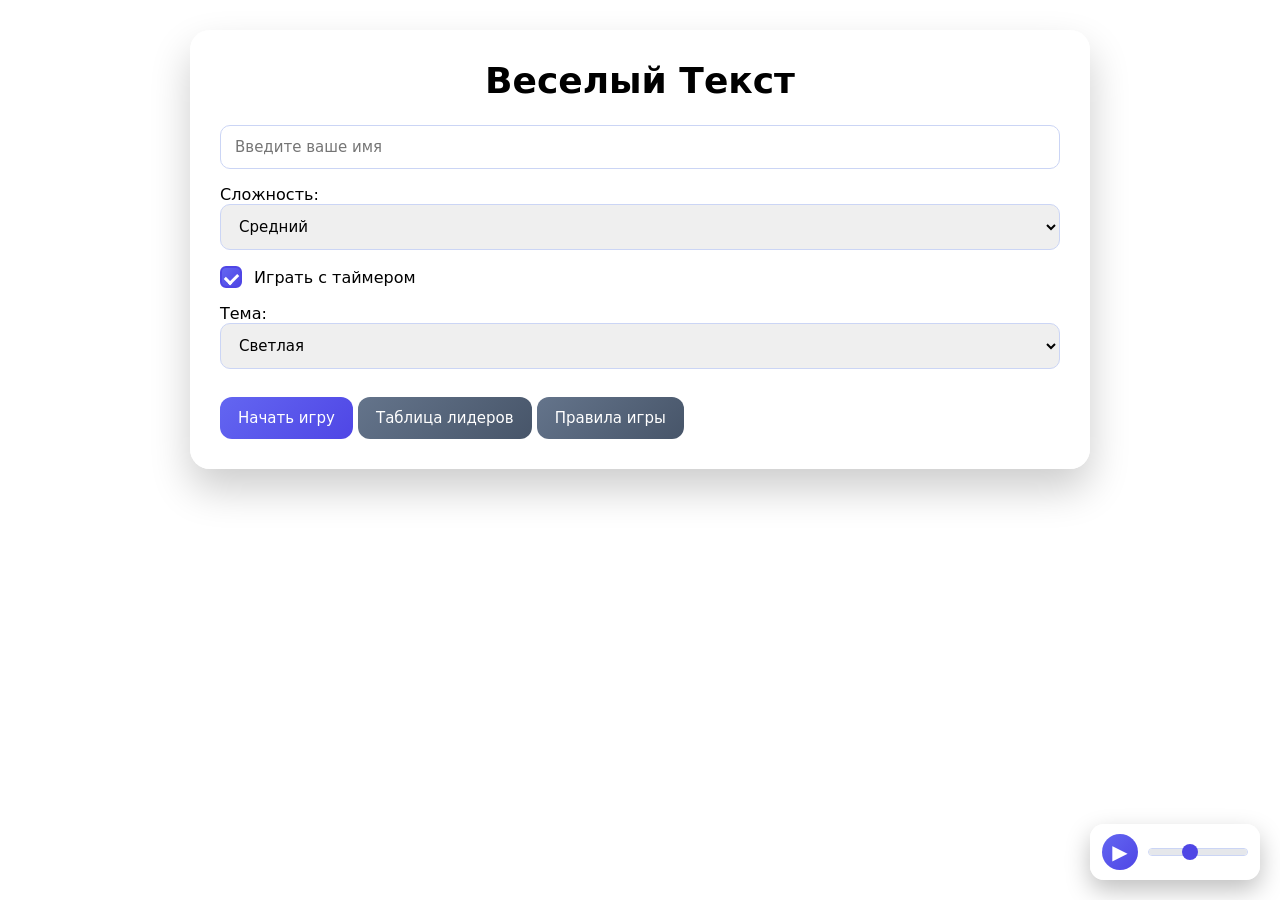
<file: Game_Drozdova_FunnyText/game.html>
<!DOCTYPE html>
<html lang="ru">
  <head>
    <meta charset="UTF-8" />
    <title>Курсовая: Веселый Текст</title>
    <link rel="stylesheet" href="css/style.css" />
  </head>
  <script src="js/modal.js"></script>
  <script src="js/music.js"></script>

  <div id="music-player">
    <button id="music-toggle" class="play"></button>
    <input
      type="range"
      id="music-volume"
      min="0"
      max="1"
      step="0.01"
      value="0.4"
    />
  </div>

  <audio id="bg-music" loop>
    <source src="audio/background.mp3" type="audio/mpeg" />
  </audio>

  <body>
    <section id="screen-start" class="screen active">
      <h1>Веселый Текст</h1>
      <div class="form-group">
        <input
          type="text"
          id="username"
          placeholder="Введите ваше имя"
          maxlength="15"
        />
      </div>
      <div class="form-group">
        <label>Сложность:</label>
        <select id="difficulty-select">
          <option value="easy">Лёгкий</option>
          <option value="medium" selected>Средний</option>
          <option value="hard">Сложный</option>
        </select>
      </div>
      <label class="timer-option">
        <input type="checkbox" id="use-timer" checked />
        <span class="custom-checkbox"></span>
        <span class="timer-text">Играть с таймером</span>
      </label>

      <div class="form-group">
        <label>Тема:</label>
        <select id="theme-select">
          <option value="light">Светлая</option>
          <option value="dark">Темная</option>
          <option value="warm">Теплая</option>
        </select>
      </div>
      <button id="btn-start">Начать игру</button>
      <button id="btn-leaders" class="secondary-btn">Таблица лидеров</button>
      <button class="secondary-btn" id="btn-rules">Правила игры</button>
    </section>
    <div id="rules-modal" class="modal hidden">
      <div class="modal-overlay"></div>

      <div class="modal-content">
        <button class="modal-close">&times;</button>

        <h2>📘 Правила игры «Весёлый текст»</h2>

        <h3>🎮 Общие правила</h3>
        <ul>
          <li>Игра состоит из <b>3 уровней</b> с разными механиками.</li>
          <li>Сложность влияет на скорость, количество заданий и очки.</li>
          <li>Ошибки уменьшают счёт.</li>
          <li>Игра заканчивается, если счёт опускается ниже <b>–50</b>.</li>
        </ul>

        <h3>⏱️ Таймер</h3>
        <ul>
          <li>Можно играть с таймером или без него.</li>
          <li>При включённом таймере время ограничено для каждого уровня.</li>
          <li>Если время вышло — игра завершается.</li>
        </ul>

        <h3>🧩 Уровни</h3>
        <ul>
          <li><b>Уровень 1:</b> двойной клик по правильным словам.</li>
          <li><b>Уровень 2:</b> перетаскивание подходящих элементов в зону.</li>
          <li><b>Уровень 3:</b> печать слов до того, как они упадут.</li>
        </ul>
        <h3>📊 Баллы и таймер по уровням сложности</h3>

        <table class="rules-table">
          <thead>
            <tr>
              <th>Сложность</th>
              <th>Таймер на уровень</th>
              <th>Бонус за правильное действие</th>
              <th>Штраф за ошибку</th>
            </tr>
          </thead>
          <tbody id="rules-table-body"></tbody>
        </table>
        <div class="rules-section">
          <h3>🧠 Игровые фичи и события</h3>

          <table class="rules-table">
            <thead>
              <tr>
                <th>Фича</th>
                <th>Описание</th>
                <th>Эффект</th>
                <th>Особенности</th>
              </tr>
            </thead>
            <tbody id="rules-features-table"></tbody>
          </table>
        </div>

        <h3>🏆 Рейтинг</h3>
        <ul>
          <li>Результаты сохраняются в таблице лидеров.</li>
          <li>Текущий результат игрока подсвечивается.</li>
        </ul>
      </div>
    </div>
    <section id="screen-leaders" class="screen">
      <h2>🏆 Таблица лидеров</h2>

      <ul id="rating-list-leaders"></ul>

      <button onclick="Game.showScreen('screen-start')">Назад</button>
      <button id="btn-clear-rating" class="danger-btn">Очистить рейтинг</button>
    </section>
    <section id="screen-game" class="screen">
      <div class="hud">
        <span>Игрок: <b id="hud-name">User</b></span>
        <span>Уровень: <b id="hud-level">1</b></span>
        <span>Задание: <b id="hud-progress">0 / 0</b></span>
        <span>Сложность: <b id="hud-difficulty">Лёгкая</b></span>
        <span>Счет: <b id="hud-score">0</b></span>
        <span>Время: <b id="hud-time">0</b> сек</span>
      </div>

      <div id="task-description">Задание появится здесь</div>

      <div id="game-area"></div>

      <div class="controls">
        <button onclick="Game.finishLevel()">Завершить уровень досрочно</button>
        <button class="debug-btn" onclick="Game.debugSkipLevel()">
          [DEBUG: Skip Level]
        </button>
      </div>
    </section>

    <section id="screen-result" class="screen">
      <h2>Игра окончена!</h2>
      <p>Ваш счет: <span id="final-score">0</span></p>

      <h3>Таблица рекордов</h3>
      <ul id="rating-list-final"></ul>

      <button onclick="location.reload()">Играть заново</button>
    </section>

    <script src="js/data.js"></script>
    <script src="js/storage.js"></script>
    <script src="js/mechanics.js"></script>
    <script src="js/game.js"></script>
  </body>
  <div id="freeze-overlay"></div>
</html>
</file>
<file: assets/css/styles.css>
/* Базовая цветовая палитра сайта через CSS-переменные */
:root {
  --bg: #0b1220;
  --surface: #0f1b36;
  --text: #eaf2ff;
  --muted: #b7c8e8;
  --accent: #4f8cff; /* синий акцент */
  --accent-2: #9fd7ff; /* светло-голубой акцент */
  --border: #203457;
}

/* Базовые сбросы и типографика */
* { box-sizing: border-box; }
html, body { height: 100%; }
body {
  margin: 0;
  /* Фоновая виньетка для глубины */
  background: radial-gradient(1200px 800px at 80% -10%, #122449 0%, #0b1220 60%) no-repeat fixed;
  color: var(--text);
  font: 16px/1.6 system-ui, -apple-system, "Segoe UI", Roboto, "Helvetica Neue",
    Arial, "Noto Sans", "Apple Color Emoji", "Segoe UI Emoji";
}

/* Ограничивающий контейнер страницы */
.container {
  width: min(1100px, 92vw);
  margin: 0 auto;
}

/* Шапка сайта: липкая, полупрозрачная, с грид-раскладкой */
.site-header {
  position: sticky;
  top: 0;
  z-index: 1000;
  display: grid;
  grid-template-columns: auto 1fr auto auto;
  gap: 1rem;
  align-items: center;
  padding: 0.75rem 1rem;
  backdrop-filter: saturate(160%) blur(8px);
  background: linear-gradient(180deg, rgba(15, 27, 54, 0.9), rgba(15, 27, 54, 0.75));
  border-bottom: 1px solid var(--border);
}

/* Брендовая ссылка (логотип + текст) */
.brand {
  display: inline-flex;
  align-items: center;
  gap: 0.75rem;
  text-decoration: none;
  color: var(--text);
}
.brand-text {
  font-weight: 700;
  letter-spacing: 0.4px;
}

/* Абстрактный CSS-логотип в шапке */
.abstract-logo {
  width: 80px;
  height: 80px;
  position: relative;
  border-radius: 20px;
  background: linear-gradient(135deg, #4f8cff, #2244c7);
  box-shadow:
    0 10px 25px rgba(0, 0, 0, 0.35),
    inset 0 0 0 1px rgba(255,255,255,0.1);
  overflow: visible;
  display: flex;
  align-items: center;
  justify-content: center;
}
/* Центральный знак вопроса */
.abstract-logo .question {
  font-size: 35px;
  font-weight: 700;
  color: white;
  text-shadow:
    0 3px 8px rgba(0,0,0,0.35),
    0 0 2px rgba(255,255,255,0.7);
  z-index: 10;
}
/* Декоративные элементы логотипа (кольцо и дуги) */
.abstract-logo::before,
.abstract-logo::after {
  content: "";
  position: absolute;
  inset: 0;
  margin: auto;
  border-radius: 50%;
  animation: rotate 6s linear infinite;
}
.abstract-logo::before { /* внешнее полупрозрачное кольцо */
  width: 58px;
  height: 58px;
  border: 3px solid rgba(255,255,255,0.65);
  animation-duration: 7s;
}
.abstract-logo::after { /* диагональные дуги внутри */
  width: 36px;
  height: 36px;
  border: 4px solid transparent;
  border-top-color: rgba(255,255,255,0.9);
  border-left-color: rgba(255,255,255,0.9);
  transform: rotate(45deg);
}
/* Непрерывное вращение декоративных элементов */
@keyframes rotate {
  from { transform: rotate(0deg); }
  to   { transform: rotate(360deg); }
}

/* Основное меню (горизонтальный список ссылок) */
.site-nav ul {
  display: flex;
  gap: 0.5rem;
  padding: 0;
  margin: 0;
  list-style: none;
}
.site-nav a {
  display: inline-flex;
  padding: 0.55rem 0.8rem;
  border-radius: 10px;
  color: var(--text);
  text-decoration: none;
  border: 1px solid transparent;
}
.site-nav a:hover,
.site-nav a:focus {
  background: #1e2231;
  border-color: var(--border);
}
.site-nav a.active {
  background: #1a1f2c;
  border-color: var(--border);
}

/* Кнопка «бургер» для мобильной навигации */
.nav-toggle {
  display: none;
  background: none;
  border: 0;
  padding: 0.25rem;
  border-radius: 8px;
}
.nav-toggle .bar {
  display: block;
  width: 24px;
  height: 2px;
  background: var(--text);
  margin: 5px 0;
}

/* Доступность: скрытая ссылка «К содержанию» для клавиатуры */
.skip-link {
  position: absolute;
  left: -9999px;
  top: -9999px;
}
.skip-link:focus {
  left: 1rem;
  top: 1rem;
  background: #000;
  color: #fff;
  padding: 0.5rem 0.75rem;
  border-radius: 8px;
}

/* Герой-секция: текст + картинка, двухколоночная сетка */
.hero {
  display: grid;
  grid-template-columns: 1.2fr 0.8fr;
  gap: 2rem;
  align-items: center;
  padding: 3rem 0;
}
.hero-text h1 {
  margin-top: 0;
  font-size: clamp(1.8rem, 1.2rem + 2vw, 3rem);
  line-height: 1.15;
}
.hero-text p { color: var(--muted); }
.hero-art { margin: 0; }
.hero-art img {
  width: 100%;
  height: auto;
  display: block;
  border-radius: var(--radius);
  box-shadow: var(--shadow);
  background: var(--surface);
}

/* Утилитарные грид-сетки для секций */
.grid.two {
  display: grid;
  grid-template-columns: 1.2fr 0.8fr;
  gap: 2rem;
  margin: 2rem 0;
}
.grid.three {
  display: grid;
  grid-template-columns: repeat(3, 1fr);
  gap: 1.25rem;
  margin: 2rem 0;
}
.grid.four {
  display: grid;
  grid-template-columns: repeat(4, 1fr);
  gap: 1rem;
}

/* Боковые карточки/виджеты */
.aside-card {
  background: var(--surface);
  border: 1px solid var(--border);
  border-radius: var(--radius);
  padding: 1.25rem;
  box-shadow: var(--shadow);
}
.checklist { padding-left: 1rem; }
.checklist li { margin: 0.25rem 0; }
.aside-figure { margin: 1rem 0 0; }
.aside-figure img {
  width: 100%;
  height: auto;
  display: block;
}

/* Карточка-фича (изображение + рамка) */
.feature {
  background: var(--surface);
  border: 1px solid var(--border);
  border-radius: var(--radius);
  padding: 1rem;
  box-shadow: var(--shadow);
}
.feature img {
  width: 100%;
  height: auto;
  border-radius: 10px;
  background: #0b1220;
}

/* Призыв к действию (CTA) с лёгкой подсветкой */
.cta {
  text-align: center;
  padding: 2.5rem 1rem;
  margin: 2rem 0 3rem;
  background:
    radial-gradient(500px 300px at 50% 0, rgba(122, 162, 255, 0.15), transparent),
    var(--surface);
  border: 1px solid var(--border);
  border-radius: var(--radius);
  box-shadow: var(--shadow);
}

/* Вступительная секция на внутренних страницах */
.page-intro { padding: 2rem 0 1rem; }

/* Карточки списка заданий/проектов */
.cards .card {
  background: var(--surface);
  border: 1px solid var(--border);
  border-radius: var(--radius);
  padding: 1rem 1.1rem;
  box-shadow: var(--shadow);
}
.cards .card h3 { margin-top: 0; }
.cards .card .btn { margin-top: 0.25rem; }

/* Таймлайн/вехи */
.timeline {
  display: grid;
  gap: 1rem;
  margin: 1.5rem 0 2.5rem;
}
.milestone {
  background: var(--surface);
  border: 1px solid var(--border);
  border-radius: var(--radius);
  padding: 1rem 1.25rem;
  position: relative;
}
/* Точка-маркер у вехи с «свечение» */
.milestone::before {
  content: "";
  position: absolute;
  left: -0.5rem;
  top: 1rem;
  width: 8px;
  height: 8px;
  border-radius: 50%;
  background: var(--accent);
  box-shadow: 0 0 0 3px rgba(122, 162, 255, 0.25);
}

/* Галерея изображений с подписью */
.gallery .gallery-item {
  background: var(--surface);
  border: 1px solid var(--border);
  border-radius: var(--radius);
  overflow: hidden;
  box-shadow: var(--shadow);
}
.gallery img {
  width: 100%;
  height: auto;
  display: block;
}
.gallery figcaption {
  padding: 0.6rem 0.8rem;
  color: var(--muted);
}

/* Футер сайта */
.site-footer {
  border-top: 1px solid var(--border);
  background: #10131c;
  margin-top: 3rem;
}
/* Светлая тема футера (если переключится тема сайта) */
:root.theme-light .site-footer { background: #fafbfe; }
.site-footer .footer-inner {
  display: grid;
  grid-template-columns: 1fr auto auto;
  align-items: center;
  gap: 1rem;
  width: min(1100px, 92vw);
  margin: 0 auto;
  padding: 1rem 0;
}
.footer-nav a {
  color: var(--muted);
  text-decoration: none;
  margin-right: 0.75rem;
}
.footer-nav a:hover { color: var(--text); }
.copy { color: var(--muted); }

/* Кнопки */
.btn {
  display: inline-flex;
  align-items: center;
  justify-content: center;
  gap: 0.4rem;
  padding: 0.7rem 1rem;
  border-radius: 12px;
  border: 1px solid var(--border);
  background: #1a1f2c;
  color: var(--text);
  text-decoration: none;
  box-shadow: var(--shadow);
}
.btn:hover { filter: brightness(1.05); }
.btn-accent { /* акцентная кнопка с градиентом */
  background: linear-gradient(135deg, var(--accent), var(--accent-2));
  border-color: transparent;
  color: #0b1220;
  font-weight: 700;
}
.btn-outline { background: transparent; }

/* Адаптивность: перестройки сеток и навигации */
@media (max-width: 960px) {
  .grid.two { grid-template-columns: 1fr; }
  .grid.three { grid-template-columns: repeat(2, 1fr); }
  .hero { grid-template-columns: 1fr; }
}
@media (max-width: 720px) {
  .site-header { grid-template-columns: auto auto auto; }
  .site-nav { display: none; grid-column: 1/-1; } /* меню скрыто, раскроется через .open */
  .site-nav.open { display: block; }
  .site-nav ul { flex-direction: column; padding: 0.5rem 0; }
  .nav-toggle { display: inline-block; } /* показать бургер */
  .grid.three { grid-template-columns: 1fr; }
  .grid.four { grid-template-columns: 1fr 1fr; }
}

/* Фокусы по доступности для ссылок и кнопок */
a:focus, button:focus {
  outline: 2px solid var(--accent);
  outline-offset: 2px;
  border-radius: 8px;
}

.game-link-btn {
  display: inline-block;
  margin-top: 16px;
  padding: 14px 22px;
  border-radius: 14px;
  background: linear-gradient(135deg, #22c55e, #16a34a);
  color: white;
  font-weight: 600;
  text-decoration: none;
  transition: transform 0.15s ease, box-shadow 0.15s ease;
}

.game-link-btn:hover {
  transform: translateY(-2px);
  box-shadow: 0 10px 22px rgba(0, 0, 0, 0.25);
}
</file>
<file: assets/css/pic2.css>
/* Холст-контейнер */
.pic {
  width: 200px;
  height: 200px;
  position: relative;
  overflow: hidden;
  border: 1px solid #cfcfd4;
  box-sizing: border-box;
  background: linear-gradient(135deg, #f5fbff 0%, #d1e8ff 40%, #8ab7ff 100%);
}

/* Солнце */
.pic.v4 .sun {
  position: absolute;
  width: 34px;
  height: 34px;
  left: 12px;
  top: 12px;
  background: radial-gradient(#ffeaa0 40%, #ffd36a 41% 100%);
  border-radius: 50%;
  box-shadow: 0 0 0 6px rgba(255, 234, 160, 0.35);
}

/* Арки на заднем плане:
   рисуются за счёт толстой рамки, у которой убрана нижняя сторона,
   и большого скругления верхних углов (получается полуокружность). */
.pic.v4 .arch {
  position: absolute;
  bottom: 44px;
  width: 52px;
  height: 130px;
  border: 8px solid #b9c3cf;
  border-bottom: 0;
  border-radius: 70px 70px 0 0;
  opacity: 0.95;
}
/* Три арки с разными горизонтальными смещениями. */
.pic.v4 .arch.a1 {
  left: 0px;
}
.pic.v4 .arch.a2 {
  left: 65px;
}
.pic.v4 .arch.a3 {
  left: 130px;
}

.pic.v4 .arch.a4 {
  left: 150px;
}

/* Блок лодки как локальный контейнер для мачты, паруса, флага и корпуса. */
.pic.v4 .boat {
  position: absolute;
  left: 58px;
  bottom: 60px;
  width: 90px;
  height: 90px;
}

/* Мачта */
.pic.v4 .boat .mast {
  position: absolute;
  left: 28px;
  bottom: 22px;
  width: 5px;
  height: 76px;
  background: #8b6a3b;
  border-radius: 2px;
}

/* Парус */
.pic.v4 .boat .sail {
  position: absolute;
  left: 33px;
  bottom: 22px;
  width: 62px;
  height: 64px;
  background: #a6ecff;
  clip-path: polygon(0 100%, 0 0, 100% 50%);
  box-shadow: inset -6px -8px 14px rgba(0, 0, 0, 0.06);
}

/* Флаг */
.pic.v4 .boat .flag {
  position: absolute;
  left: 29px;
  bottom: 95px;
  width: 18px;
  height: 12px;
  background: #e85252;
  clip-path: polygon(0 50%, 100% 0, 100% 100%);
  transform: translateY(-2px) rotate(180deg);
}

.pic.v4 .sun {
  left: -12px;
  top: -12px;
}

/* Корпус лодки */
.pic.v4 .boat .hull {
  position: absolute;
  bottom: 0;
  left: -2px;
  width: 80px;
  height: 26px;
  background: #9a7a4b;
  border-radius: 0 0 8px 8px;
  transform: skewX(-10deg);
  box-shadow: 0 2px 0 rgba(0, 0, 0, 0.15), inset 0 -6px 0 rgba(0, 0, 0, 0.08);
}

/* Волны*/
.pic.v4 .wave {
  position: absolute;
  width: 80px;
  height: 90px;
  border-radius: 50%;
  background: radial-gradient(
    circle at -20% -20%,
    #eaf6ff 0%,
    #8fb7ff 45%,
    #1e3f7b 100%
  );
}

.pic.v4 .wave.w1 {
  left: -28px;
  bottom: -28px;
}
.pic.v4 .wave.w2 {
  left: 12px;
  bottom: -10px;
}
.pic.v4 .wave.w3 {
  left: 55px;
  bottom: -28px;
}
.pic.v4 .wave.w4 {
  left: 95px;
  bottom: -14px;
}
.pic.v4 .wave.w5 {
  left: 132px;
  bottom: -24px;
}
</file>
<file: Game_Drozdova_FunnyText/css/style.css>
/* =========================
   RESET / BASE
========================= */

* {
  box-sizing: border-box;
  margin: 0;
  padding: 0;
  font-family: "Segoe UI", system-ui, sans-serif;
}

body {
  min-height: 100vh;
  padding: 30px;
  transition: background 0.3s ease, color 0.3s ease;
}

/* =========================
   THEMES
========================= */

body.theme-light {
  background: linear-gradient(120deg, #e0f2fe, #f8fafc);
  color: #020617;
}

body.theme-dark {
  background: linear-gradient(120deg, #020617, #0f172a);
  color: #e5e7eb;
}

body.theme-dark #rating-list-final li,
body.theme-dark #rating-list-leaders li {
  color: #020617; /* почти чёрный */
}

body.theme-warm {
  background: linear-gradient(120deg, #fff7ed, #ffedd5);
  color: #431407;
}

/* =========================
   SCREENS
========================= */

.screen {
  display: none;
  max-width: 900px;
  margin: 0 auto;
  padding: 30px;
  border-radius: 20px;
  background: rgba(255, 255, 255, 0.85);
  box-shadow: 0 20px 40px rgba(0, 0, 0, 0.2);
}

body.theme-dark .screen {
  background: rgba(2, 6, 23, 0.9);
}

.screen.active {
  display: block;
}

/* =========================
   START SCREEN
========================= */

#screen-start h1 {
  font-size: 36px;
  text-align: center;
  margin-bottom: 24px;
}

.form-group {
  margin-bottom: 16px;
}

input,
select {
  width: 100%;
  padding: 12px 14px;
  border-radius: 10px;
  border: 1px solid #cbd5f5;
  font-size: 15px;
}

#game-area input {
  padding: 12px 16px;
  border-radius: 12px;
  font-size: 16px;
  width: 240px;
}

button {
  padding: 12px 18px;
  border-radius: 12px;
  border: none;
  background: linear-gradient(135deg, #6366f1, #4f46e5);
  color: white;
  font-size: 15px;
  font-weight: 500;
  cursor: pointer;
  transition: transform 0.15s ease, box-shadow 0.15s ease;
}

button:hover {
  transform: translateY(-2px);
  box-shadow: 0 8px 18px rgba(0, 0, 0, 0.25);
}

.rules {
  margin-top: 20px;
  padding: 14px;
  border-radius: 12px;
  background: #f1f5f9;
  font-size: 14px;
}

body.theme-dark .rules {
  background: #020617;
}

/* =========================
   HUD
========================= */

.hud {
  display: flex;
  justify-content: space-between;
  gap: 12px;
  padding: 14px 20px;
  margin-bottom: 18px;
  border-radius: 14px;
  background: linear-gradient(135deg, #1f2937, #111827);
  color: white;
  font-size: 14px;
  box-shadow: 0 10px 24px rgba(0, 0, 0, 0.3);
}

.hud b {
  color: #facc15;
  font-weight: 600;
}

.hud b.difficulty-easy {
  color: #22c55e;
}
.hud b.difficulty-medium {
  color: #f59e0b;
}
.hud b.difficulty-hard {
  color: #ef4444;
}

/* =========================
   TASK DESCRIPTION
========================= */

#task-description {
  padding: 16px 20px;
  margin-bottom: 18px;
  border-radius: 14px;
  background: #f1f5f9;
  font-size: 16px;
  font-weight: 500;
  text-align: center;
}

body.theme-dark #task-description {
  background: #020617;
}

/* =========================
   GAME AREA
========================= */

#game-area {
  min-height: 560px;
  padding: 20px;
  border-radius: 20px;
  background: white;
  box-shadow: 0 16px 32px rgba(0, 0, 0, 0.2);
  overflow: hidden;
  margin-bottom: 20px;

  display: flex;
  flex-wrap: wrap;
  gap: 12px;
  align-items: center;
  justify-content: center;
  position: relative;
}

body.theme-dark #game-area {
  background: #020617;
}

/* =========================
   GAME ELEMENTS
========================= */

.game-item {
  position: absolute;

  min-width: 90px;
  min-height: 44px;
  padding: 12px 16px;

  display: flex;
  align-items: center;
  justify-content: center;

  border-radius: 999px; /* пузырёк */
  background: linear-gradient(135deg, #e0e7ff, #c7d2fe);
  color: #1e293b;

  font-weight: 500;
  cursor: pointer;
  user-select: none;

  box-shadow: 0 8px 20px rgba(0, 0, 0, 0.18),
    inset 0 0 0 1px rgba(255, 255, 255, 0.6);

  transition: transform 0.15s ease, box-shadow 0.15s ease,
    background-color 0.15s ease;
}

.game-item:hover {
  transform: scale(1.08);
  box-shadow: 0 12px 28px rgba(0, 0, 0, 0.25);
}

.game-item.correct {
  background: linear-gradient(135deg, #22c55e, #16a34a);
  color: white;
}

.game-item.wrong,
.game-item.error-anim {
  background: linear-gradient(135deg, #ef4444, #dc2626);
  color: white;
}
.game-item[draggable="true"] {
  cursor: grab;
}

.game-item:active {
  cursor: grabbing;
}

.difficulty-easy {
  color: #22c55e;
}
.difficulty-medium {
  color: #f59e0b;
}
.difficulty-hard {
  color: #ef4444;
}

/* =========================
   CONTROLS
========================= */

.controls {
  display: flex;
  justify-content: space-between;
  gap: 10px;
}

.debug-btn {
  background: linear-gradient(135deg, #64748b, #475569);
}

/* =========================
   RESULT SCREEN
========================= */

#screen-result h2 {
  font-size: 32px;
  text-align: center;
  margin-bottom: 10px;
}

#screen-result p {
  text-align: center;
  font-size: 18px;
  margin-bottom: 16px;
}

#rating-list {
  list-style: none;
  margin: 20px 0;
  padding: 0;
}

#rating-list li {
  padding: 10px 14px;
  margin-bottom: 8px;
  border-radius: 10px;
  background: #f1f5f9;
  font-weight: 500;
}

body.theme-dark #rating-list li {
  background: #020617;
}

.drop-zone {
  position: absolute;
  bottom: 40px;
  left: 50%;
  transform: translateX(-50%);

  width: 180px;
  height: 180px;

  border-radius: 16px;
  border: 3px dashed #60a5fa;

  display: flex;
  align-items: center;
  justify-content: center;

  font-size: 18px;
  font-weight: 600;
  color: #60a5fa;

  background: rgba(96, 165, 250, 0.08);
  box-shadow: inset 0 0 0 2px rgba(96, 165, 250, 0.15),
    0 12px 28px rgba(0, 0, 0, 0.25);

  transition: all 0.2s ease;
}

.drop-zone.active {
  background: rgba(34, 197, 94, 0.15);
  border-color: #22c55e;
  color: #22c55e;
  transform: translateX(-50%) scale(1.05);
}

.secondary-btn {
  margin-top: 12px;
  background: linear-gradient(135deg, #64748b, #475569);
}

#screen-leaders h2 {
  text-align: center;
  font-size: 28px;
  margin-bottom: 20px;
}

/* ===== TOP-3 leaders ===== */
#rating-list-final,
#rating-list-leaders {
  list-style: none;
  padding: 0;
  margin: 0;
}

#rating-list-final li,
#rating-list-leaders li {
  padding: 10px 14px;
  margin-bottom: 8px;
  border-radius: 10px;
  background: #f1f5f9;
  font-weight: 500;
  text-align: center;
}

/* TOP-3 */

#rating-list-final li.leader-1,
#rating-list-leaders li.leader-1 {
  background: linear-gradient(135deg, #fde047, #facc15);
  color: #422006;
  font-weight: 700;
}

#rating-list-final li.leader-2,
#rating-list-leaders li.leader-2 {
  background: linear-gradient(135deg, #e5e7eb, #d1d5db);
  font-weight: 600;
}

#rating-list-final li.leader-3,
#rating-list-leaders li.leader-3 {
  background: linear-gradient(135deg, #fdba74, #fb923c);
  font-weight: 600;
}

.current-player {
  outline: 3px solid #6366f1;
  box-shadow: 0 0 0 3px rgba(99, 102, 241, 0.3);
}

.danger-btn {
  background: linear-gradient(135deg, #ef4444, #dc2626);
  margin-top: 12px;
}

/* =========================
   CUSTOM CHECKBOX (TIMER)
========================= */

.timer-option {
  display: flex;
  align-items: center;
  gap: 12px;
  margin: 16px 0;
  font-size: 16px;
  cursor: pointer;
  user-select: none;
}

/* прячем нативный чекбокс */
.timer-option input[type="checkbox"] {
  position: absolute;
  opacity: 0;
  pointer-events: none;
}

/* сам кастомный квадратик */
.custom-checkbox {
  width: 22px;
  height: 22px;
  border-radius: 6px;

  background: white;
  border: 2px solid #6366f1;

  display: flex;
  align-items: center;
  justify-content: center;

  transition: all 0.2s ease;
}

/* галочка */
.custom-checkbox::after {
  content: "";
  width: 10px;
  height: 6px;
  border-left: 3px solid white;
  border-bottom: 3px solid white;
  transform: rotate(-45deg) scale(0);
  transition: transform 0.15s ease;
}

/* состояние checked */
.timer-option input:checked + .custom-checkbox {
  background: linear-gradient(135deg, #6366f1, #4f46e5);
  border-color: #4f46e5;
}

.timer-option input:checked + .custom-checkbox::after {
  transform: rotate(-45deg) scale(1);
}

/* hover */
.timer-option:hover .custom-checkbox {
  box-shadow: 0 0 0 4px rgba(99, 102, 241, 0.15);
}

/* dark theme */
body.theme-dark .custom-checkbox {
  background: #020617;
  border-color: #818cf8;
}

/* =========================
   MODAL RULES
========================= */

.modal {
  position: fixed;
  inset: 0;
  z-index: 1000;
}

.modal.hidden {
  display: none;
}

.modal-overlay {
  position: absolute;
  inset: 0;
  background: rgba(0, 0, 0, 0.6);
}

.modal-content {
  position: relative;
  max-width: 640px;
  max-height: 80vh;
  margin: 60px auto;
  padding: 28px 32px;

  background: white;
  border-radius: 18px;
  overflow-y: auto;

  box-shadow: 0 30px 60px rgba(0, 0, 0, 0.35);
}

body.theme-dark .modal-content {
  background: #020617;
  color: #e5e7eb;
}

.modal-content h2 {
  text-align: center;
  margin-bottom: 20px;
}

.modal-content h3 {
  margin-top: 18px;
  margin-bottom: 8px;
  font-size: 16px;
}

.modal-content ul {
  padding-left: 20px;
  line-height: 1.6;
  font-size: 14px;
}

.modal-content li {
  margin-bottom: 6px;
}

.modal-close {
  position: absolute;
  top: 12px;
  right: 14px;

  background: none;
  border: none;
  font-size: 28px;
  cursor: pointer;
  color: #64748b;
}

.modal-close:hover {
  color: #ef4444;
}

/* =========================
   RULES TABLE
========================= */

.rules-table {
  width: 100%;
  margin-top: 12px;
  border-collapse: collapse;
  font-size: 14px;
}

.rules-table th,
.rules-table td {
  padding: 10px 12px;
  border-radius: 8px;
  text-align: center;
}

.rules-table thead th {
  background: linear-gradient(135deg, #6366f1, #4f46e5);
  color: white;
  font-weight: 600;
}

.rules-table tbody tr {
  background: #f1f5f9;
}

.rules-table tbody tr:not(:last-child) {
  border-bottom: 6px solid transparent;
}

body.theme-dark .rules-table tbody tr {
  background: #020617;
}

.rules-table td:first-child {
  font-weight: 600;
}

.rules-table .difficulty-easy {
  background: rgba(34, 197, 94, 0.15);
}

.rules-table .difficulty-medium {
  background: rgba(245, 158, 11, 0.15);
}

.rules-table .difficulty-hard {
  background: rgba(239, 68, 68, 0.15);
}

.rules-table .points-plus {
  color: #16a34a;
  font-weight: 600;
}

.rules-table .points-minus {
  color: #dc2626;
  font-weight: 600;
}

.gold-item {
  background: linear-gradient(135deg, #fde047, #facc15);
  color: #422006;
  box-shadow: 0 0 20px rgba(250, 204, 21, 0.8);
}

.trap-item {
  background: linear-gradient(135deg, #7c2d12, #dc2626);
  color: white;
}

/* =========================
   EVENT TOAST
========================= */

.event-toast {
  position: fixed;
  top: 20px;
  left: 50%;
  transform: translateX(-50%);

  padding: 12px 20px;
  border-radius: 999px;

  background: linear-gradient(135deg, #6366f1, #4f46e5);
  color: white;
  font-size: 15px;
  font-weight: 600;

  z-index: 2000;
  box-shadow: 0 10px 25px rgba(0, 0, 0, 0.3);

  animation: toastFade 2s ease forwards;
}

@keyframes toastFade {
  0% {
    opacity: 0;
    transform: translate(-50%, -10px);
  }
  10% {
    opacity: 1;
    transform: translate(-50%, 0);
  }
  90% {
    opacity: 1;
  }
  100% {
    opacity: 0;
    transform: translate(-50%, -10px);
  }
}

/* ===== MUSIC PLAYER ===== */

#music-player {
  position: fixed;
  right: 20px;
  bottom: 20px;

  display: flex;
  align-items: center;
  gap: 10px;

  padding: 10px 12px;
  border-radius: 14px;

  background: rgba(255, 255, 255, 0.85);
  backdrop-filter: blur(6px);

  box-shadow: 0 10px 25px rgba(0, 0, 0, 0.25);
  z-index: 1000;
}

#music-toggle {
  font-size: 18px;
  background: none;
  border: none;
  cursor: pointer;
}

#music-volume {
  width: 100px;
  margin: 0;
  padding: 0;

  appearance: none;
  -webkit-appearance: none;
  background: transparent;
  cursor: pointer;
}

#music-volume::-webkit-slider-runnable-track {
  height: 6px;
  background: #e5e7eb;
  border-radius: 999px;
}

#music-volume::-moz-range-track {
  height: 6px;
  background: #e5e7eb;
  border-radius: 999px;
}

#music-volume::-webkit-slider-thumb {
  -webkit-appearance: none;
  width: 16px;
  height: 16px;
  background: #4f46e5;
  border-radius: 50%;
  margin-top: -5px;
}

#music-volume::-moz-range-thumb {
  width: 16px;
  height: 16px;
  background: #4f46e5;
  border-radius: 50%;
  border: none;
}

#music-toggle {
  width: 36px;
  height: 36px;
  border-radius: 50%;
  border: none;
  cursor: pointer;

  background: linear-gradient(135deg, #6366f1, #4f46e5);
  color: white;

  display: flex;
  align-items: center;
  justify-content: center;
}

#music-toggle::before {
  content: "▶";
  font-size: 20px;
}

#music-toggle.pause::before {
  content: "⏸";
  font-size: 25px;
}

.score-explosion {
  position: absolute;
  width: 20px;
  height: 20px;
  pointer-events: none;
  animation: explode 700ms ease-out forwards;
}

@keyframes explode {
  0% {
    transform: scale(0.5);
    opacity: 1;
  }
  100% {
    transform: scale(3);
    opacity: 0;
  }
}

.particle {
  position: absolute;
  width: 6px;
  height: 6px;
  background: gold;
  border-radius: 50%;
  animation: particle-fly 700ms ease-out forwards;
}

@keyframes particle-fly {
  to {
    transform: translate(var(--x), var(--y));
    opacity: 0;
  }
}

#freeze-overlay {
  position: fixed;
  inset: 0;
  pointer-events: none;

  opacity: 0;
  transition: opacity 0.4s ease;

  background: radial-gradient(
    ellipse at center,
    rgba(0, 0, 0, 0) 55%,
    rgba(96, 165, 250, 0.25) 75%,
    rgba(59, 130, 246, 0.45) 100%
  );

  z-index: 900;
}

#freeze-overlay.active {
  opacity: 1;
}

/* ===== FIREWORKS ===== */

.firework {
  position: fixed;
  left: var(--x);
  top: var(--y);
  width: 8px;
  height: 8px;
  border-radius: 50%;
  pointer-events: none;
  animation: firework-fly 1.2s ease-out forwards;
}

@keyframes firework-fly {
  from {
    transform: translate(0, 0) scale(1);
    opacity: 1;
  }
  to {
    transform: translate(var(--dx), var(--dy)) scale(0.3);
    opacity: 0;
  }
}

.confetti {
  position: fixed;
  top: -10px;
  width: 8px;
  height: 16px;
  animation: fall linear forwards;
  z-index: 1500;
}

@keyframes fall {
  to {
    transform: translateY(110vh) rotate(360deg);
    opacity: 0;
  }
}

/* =========================
   RESET / BASE
========================= */

* {
  box-sizing: border-box;
  margin: 0;
  padding: 0;
  font-family: "Segoe UI", system-ui, sans-serif;
}

body {
  min-height: 100vh;
  padding: 30px;
  transition: background 0.3s ease, color 0.3s ease;
}

/* =========================
   THEMES
========================= */

body.theme-light {
  background: linear-gradient(120deg, #e0f2fe, #f8fafc);
  color: #020617;
}

body.theme-dark {
  background: linear-gradient(120deg, #020617, #0f172a);
  color: #e5e7eb;
}

body.theme-dark #rating-list-final li,
body.theme-dark #rating-list-leaders li {
  color: #020617; /* почти чёрный */
}

body.theme-warm {
  background: linear-gradient(120deg, #fff7ed, #ffedd5);
  color: #431407;
}

/* =========================
   SCREENS
========================= */

.screen {
  display: none;
  max-width: 900px;
  margin: 0 auto;
  padding: 30px;
  border-radius: 20px;
  background: rgba(255, 255, 255, 0.85);
  box-shadow: 0 20px 40px rgba(0, 0, 0, 0.2);
}

body.theme-dark .screen {
  background: rgba(2, 6, 23, 0.9);
}

.screen.active {
  display: block;
}

/* =========================
   START SCREEN
========================= */

#screen-start h1 {
  font-size: 36px;
  text-align: center;
  margin-bottom: 24px;
}

.form-group {
  margin-bottom: 16px;
}

input,
select {
  width: 100%;
  padding: 12px 14px;
  border-radius: 10px;
  border: 1px solid #cbd5f5;
  font-size: 15px;
}

#game-area input {
  padding: 12px 16px;
  border-radius: 12px;
  font-size: 16px;
  width: 240px;
}

button {
  padding: 12px 18px;
  border-radius: 12px;
  border: none;
  background: linear-gradient(135deg, #6366f1, #4f46e5);
  color: white;
  font-size: 15px;
  font-weight: 500;
  cursor: pointer;
  transition: transform 0.15s ease, box-shadow 0.15s ease;
}

button:hover {
  transform: translateY(-2px);
  box-shadow: 0 8px 18px rgba(0, 0, 0, 0.25);
}

.rules {
  margin-top: 20px;
  padding: 14px;
  border-radius: 12px;
  background: #f1f5f9;
  font-size: 14px;
}

body.theme-dark .rules {
  background: #020617;
}

/* =========================
   HUD
========================= */

.hud {
  display: flex;
  justify-content: space-between;
  gap: 12px;
  padding: 14px 20px;
  margin-bottom: 18px;
  border-radius: 14px;
  background: linear-gradient(135deg, #1f2937, #111827);
  color: white;
  font-size: 14px;
  box-shadow: 0 10px 24px rgba(0, 0, 0, 0.3);
}

.hud b {
  color: #facc15;
  font-weight: 600;
}

.hud b.difficulty-easy {
  color: #22c55e;
}
.hud b.difficulty-medium {
  color: #f59e0b;
}
.hud b.difficulty-hard {
  color: #ef4444;
}

/* =========================
   TASK DESCRIPTION
========================= */

#task-description {
  padding: 16px 20px;
  margin-bottom: 18px;
  border-radius: 14px;
  background: #f1f5f9;
  font-size: 16px;
  font-weight: 500;
  text-align: center;
}

body.theme-dark #task-description {
  background: #020617;
}

/* =========================
   GAME AREA
========================= */

#game-area {
  min-height: 560px;
  padding: 20px;
  border-radius: 20px;
  background: white;
  box-shadow: 0 16px 32px rgba(0, 0, 0, 0.2);
  overflow: hidden;
  margin-bottom: 20px;

  display: flex;
  flex-wrap: wrap;
  gap: 12px;
  align-items: center;
  justify-content: center;
  position: relative;
}

body.theme-dark #game-area {
  background: #020617;
}

/* =========================
   GAME ELEMENTS
========================= */

.game-item {
  position: absolute;

  min-width: 90px;
  min-height: 44px;
  padding: 12px 16px;

  display: flex;
  align-items: center;
  justify-content: center;

  border-radius: 999px; /* пузырёк */
  background: linear-gradient(135deg, #e0e7ff, #c7d2fe);
  color: #1e293b;

  font-weight: 500;
  cursor: pointer;
  user-select: none;

  box-shadow: 0 8px 20px rgba(0, 0, 0, 0.18),
    inset 0 0 0 1px rgba(255, 255, 255, 0.6);

  transition: transform 0.15s ease, box-shadow 0.15s ease,
    background-color 0.15s ease;
}

.game-item:hover {
  transform: scale(1.08);
  box-shadow: 0 12px 28px rgba(0, 0, 0, 0.25);
}

.game-item.correct {
  background: linear-gradient(135deg, #22c55e, #16a34a);
  color: white;
}

.game-item.wrong,
.game-item.error-anim {
  background: linear-gradient(135deg, #ef4444, #dc2626);
  color: white;
}
.game-item[draggable="true"] {
  cursor: grab;
}

.game-item:active {
  cursor: grabbing;
}

.difficulty-easy {
  color: #22c55e;
}
.difficulty-medium {
  color: #f59e0b;
}
.difficulty-hard {
  color: #ef4444;
}

/* =========================
   CONTROLS
========================= */

.controls {
  display: flex;
  justify-content: space-between;
  gap: 10px;
}

.debug-btn {
  background: linear-gradient(135deg, #64748b, #475569);
}

/* =========================
   RESULT SCREEN
========================= */

#screen-result h2 {
  font-size: 32px;
  text-align: center;
  margin-bottom: 10px;
}

#screen-result p {
  text-align: center;
  font-size: 18px;
  margin-bottom: 16px;
}

#rating-list {
  list-style: none;
  margin: 20px 0;
  padding: 0;
}

#rating-list li {
  padding: 10px 14px;
  margin-bottom: 8px;
  border-radius: 10px;
  background: #f1f5f9;
  font-weight: 500;
}

body.theme-dark #rating-list li {
  background: #020617;
}

.drop-zone {
  position: absolute;
  bottom: 40px;
  left: 50%;
  transform: translateX(-50%);

  width: 180px;
  height: 180px;

  border-radius: 16px;
  border: 3px dashed #60a5fa;

  display: flex;
  align-items: center;
  justify-content: center;

  font-size: 18px;
  font-weight: 600;
  color: #60a5fa;

  background: rgba(96, 165, 250, 0.08);
  box-shadow: inset 0 0 0 2px rgba(96, 165, 250, 0.15),
    0 12px 28px rgba(0, 0, 0, 0.25);

  transition: all 0.2s ease;
}

.drop-zone.active {
  background: rgba(34, 197, 94, 0.15);
  border-color: #22c55e;
  color: #22c55e;
  transform: translateX(-50%) scale(1.05);
}

.secondary-btn {
  margin-top: 12px;
  background: linear-gradient(135deg, #64748b, #475569);
}

#screen-leaders h2 {
  text-align: center;
  font-size: 28px;
  margin-bottom: 20px;
}

/* ===== TOP-3 leaders ===== */
#rating-list-final,
#rating-list-leaders {
  list-style: none;
  padding: 0;
  margin: 0;
}

#rating-list-final li,
#rating-list-leaders li {
  padding: 10px 14px;
  margin-bottom: 8px;
  border-radius: 10px;
  background: #f1f5f9;
  font-weight: 500;
  text-align: center;
}

/* TOP-3 */

#rating-list-final li.leader-1,
#rating-list-leaders li.leader-1 {
  background: linear-gradient(135deg, #fde047, #facc15);
  color: #422006;
  font-weight: 700;
}

#rating-list-final li.leader-2,
#rating-list-leaders li.leader-2 {
  background: linear-gradient(135deg, #e5e7eb, #d1d5db);
  font-weight: 600;
}

#rating-list-final li.leader-3,
#rating-list-leaders li.leader-3 {
  background: linear-gradient(135deg, #fdba74, #fb923c);
  font-weight: 600;
}

.current-player {
  outline: 3px solid #6366f1;
  box-shadow: 0 0 0 3px rgba(99, 102, 241, 0.3);
}

.danger-btn {
  background: linear-gradient(135deg, #ef4444, #dc2626);
  margin-top: 12px;
}

/* =========================
   CUSTOM CHECKBOX (TIMER)
========================= */

.timer-option {
  display: flex;
  align-items: center;
  gap: 12px;
  margin: 16px 0;
  font-size: 16px;
  cursor: pointer;
  user-select: none;
}

/* прячем нативный чекбокс */
.timer-option input[type="checkbox"] {
  position: absolute;
  opacity: 0;
  pointer-events: none;
}

/* сам кастомный квадратик */
.custom-checkbox {
  width: 22px;
  height: 22px;
  border-radius: 6px;

  background: white;
  border: 2px solid #6366f1;

  display: flex;
  align-items: center;
  justify-content: center;

  transition: all 0.2s ease;
}

/* галочка */
.custom-checkbox::after {
  content: "";
  width: 10px;
  height: 6px;
  border-left: 3px solid white;
  border-bottom: 3px solid white;
  transform: rotate(-45deg) scale(0);
  transition: transform 0.15s ease;
}

.timer-option input:checked + .custom-checkbox {
  background: linear-gradient(135deg, #6366f1, #4f46e5);
  border-color: #4f46e5;
}

.timer-option input:checked + .custom-checkbox::after {
  transform: rotate(-45deg) scale(1);
}

.timer-option:hover .custom-checkbox {
  box-shadow: 0 0 0 4px rgba(99, 102, 241, 0.15);
}

/* =========================
   MODAL RULES
========================= */

.modal {
  position: fixed;
  inset: 0;
  z-index: 1000;
}

.modal.hidden {
  display: none;
}

.modal-overlay {
  position: absolute;
  inset: 0;
  background: rgba(0, 0, 0, 0.6);
}

.modal-content {
  position: relative;
  max-width: 640px;
  max-height: 80vh;
  margin: 60px auto;
  padding: 28px 32px;

  background: white;
  border-radius: 18px;
  overflow-y: auto;

  box-shadow: 0 30px 60px rgba(0, 0, 0, 0.35);
}

.modal-content h2 {
  text-align: center;
  margin-bottom: 20px;
}

.modal-content h3 {
  margin-top: 18px;
  margin-bottom: 8px;
  font-size: 16px;
}

.modal-content ul {
  padding-left: 20px;
  line-height: 1.6;
  font-size: 14px;
}

.modal-content li {
  margin-bottom: 6px;
}

.modal-close {
  position: absolute;
  top: 12px;
  right: 14px;

  background: none;
  border: none;
  font-size: 28px;
  cursor: pointer;
  color: #64748b;
}

.modal-close:hover {
  color: #ef4444;
}

/* =========================
   RULES TABLE
========================= */

.rules-table {
  width: 100%;
  margin-top: 12px;
  border-collapse: collapse;
  font-size: 14px;
}

.rules-table th,
.rules-table td {
  padding: 10px 12px;
  border-radius: 8px;
  text-align: center;
}

.rules-table thead th {
  background: linear-gradient(135deg, #6366f1, #4f46e5);
  color: white;
  font-weight: 600;
}

.rules-table tbody tr {
  background: #f1f5f9;
}

.rules-table tbody tr:not(:last-child) {
  border-bottom: 6px solid transparent;
}

body.theme-dark .rules-table tbody tr {
  background: #020617;
}

.rules-table td:first-child {
  font-weight: 600;
}

.rules-table .difficulty-easy {
  background: rgba(34, 197, 94, 0.15);
}

.rules-table .difficulty-medium {
  background: rgba(245, 158, 11, 0.15);
}

.rules-table .difficulty-hard {
  background: rgba(239, 68, 68, 0.15);
}

.rules-table .points-plus {
  color: #16a34a;
  font-weight: 600;
}

.rules-table .points-minus {
  color: #dc2626;
  font-weight: 600;
}

.gold-item {
  background: linear-gradient(135deg, #fde047, #facc15);
  color: #422006;
  box-shadow: 0 0 20px rgba(250, 204, 21, 0.8);
}

.trap-item {
  background: linear-gradient(135deg, #7c2d12, #dc2626);
  color: white;
}

/* =========================
   EVENT TOAST
========================= */

.event-toast {
  position: fixed;
  top: 20px;
  left: 50%;
  transform: translateX(-50%);

  padding: 12px 20px;
  border-radius: 999px;

  background: linear-gradient(135deg, #6366f1, #4f46e5);
  color: white;
  font-size: 15px;
  font-weight: 600;

  z-index: 2000;
  box-shadow: 0 10px 25px rgba(0, 0, 0, 0.3);

  animation: toastFade 2s ease forwards;
}

@keyframes toastFade {
  0% {
    opacity: 0;
    transform: translate(-50%, -10px);
  }
  10% {
    opacity: 1;
    transform: translate(-50%, 0);
  }
  90% {
    opacity: 1;
  }
  100% {
    opacity: 0;
    transform: translate(-50%, -10px);
  }
}

/* ===== MUSIC PLAYER ===== */

#music-player {
  position: fixed;
  right: 20px;
  bottom: 20px;

  display: flex;
  align-items: center;
  gap: 10px;

  padding: 10px 12px;
  border-radius: 14px;

  background: rgba(255, 255, 255, 0.85);
  backdrop-filter: blur(6px);

  box-shadow: 0 10px 25px rgba(0, 0, 0, 0.25);
  z-index: 1000;
}

#music-toggle {
  font-size: 18px;
  background: none;
  border: none;
  cursor: pointer;
}

#music-volume {
  width: 100px;
  margin: 0;
  padding: 0;

  appearance: none;
  -webkit-appearance: none;
  background: transparent;
  cursor: pointer;
}

#music-volume::-webkit-slider-runnable-track {
  height: 6px;
  background: #e5e7eb;
  border-radius: 999px;
}

#music-volume::-moz-range-track {
  height: 6px;
  background: #e5e7eb;
  border-radius: 999px;
}

#music-volume::-webkit-slider-thumb {
  -webkit-appearance: none;
  width: 16px;
  height: 16px;
  background: #4f46e5;
  border-radius: 50%;
  margin-top: -5px;
}

#music-volume::-moz-range-thumb {
  width: 16px;
  height: 16px;
  background: #4f46e5;
  border-radius: 50%;
  border: none;
}

#music-toggle {
  width: 36px;
  height: 36px;
  border-radius: 50%;
  border: none;
  cursor: pointer;

  background: linear-gradient(135deg, #6366f1, #4f46e5);
  color: white;

  display: flex;
  align-items: center;
  justify-content: center;
}

#music-toggle::before {
  content: "▶";
  font-size: 20px;
}

#music-toggle.pause::before {
  content: "⏸";
  font-size: 25px;
}

/* ===== ANIMATION (GOLD/TRAP) ===== */

.score-explosion {
  position: absolute;
  width: 20px;
  height: 20px;
  pointer-events: none;
  animation: explode 700ms ease-out forwards;
}

@keyframes explode {
  0% {
    transform: scale(0.5);
    opacity: 1;
  }
  100% {
    transform: scale(3);
    opacity: 0;
  }
}

.particle {
  position: absolute;
  width: 6px;
  height: 6px;
  background: gold;
  border-radius: 50%;
  animation: particle-fly 700ms ease-out forwards;
}

@keyframes particle-fly {
  to {
    transform: translate(var(--x), var(--y));
    opacity: 0;
  }
}

/* ===== FREEZE ===== */

#freeze-overlay {
  position: fixed;
  inset: 0;
  pointer-events: none;

  opacity: 0;
  transition: opacity 0.4s ease;

  background: radial-gradient(
    ellipse at center,
    rgba(0, 0, 0, 0) 55%,
    rgba(96, 165, 250, 0.25) 75%,
    rgba(59, 130, 246, 0.45) 100%
  );

  z-index: 900;
}

#freeze-overlay.active {
  opacity: 1;
}

/* ===== FIREWORKS ===== */

.firework {
  position: fixed;
  left: var(--x);
  top: var(--y);
  width: 8px;
  height: 8px;
  border-radius: 50%;
  pointer-events: none;
  animation: firework-fly 1.2s ease-out forwards;
}

@keyframes firework-fly {
  from {
    transform: translate(0, 0) scale(1);
    opacity: 1;
  }
  to {
    transform: translate(var(--dx), var(--dy)) scale(0.3);
    opacity: 0;
  }
}

/* ===== CONFETTI ===== */

.confetti {
  position: fixed;
  top: -10px;
  width: 8px;
  height: 16px;
  animation: fall linear forwards;
  z-index: 1500;
}

@keyframes fall {
  to {
    transform: translateY(110vh) rotate(360deg);
    opacity: 0;
  }
}

/* ===== WIN GLOW ===== */

body::after {
  content: "";
  position: fixed;
  inset: 0;
  pointer-events: none;
  opacity: 0;
}

body.win-glow::after {
  opacity: 1;
  animation: glowPulse 1.2s ease-in-out infinite;

  background: radial-gradient(
    ellipse at center,
    rgba(0, 0, 0, 0) 50%,
    rgba(250, 204, 21, 0.45) 75%,
    rgba(250, 204, 21, 0.85) 100%
  );
}


@keyframes glowPulse {
  0% {
    opacity: 0.4;
    filter: blur(0px);
  }
  50% {
    opacity: 0.9;
    filter: blur(4px);
  }
  100% {
    opacity: 0.4;
    filter: blur(0px);
  }
}
</file>
